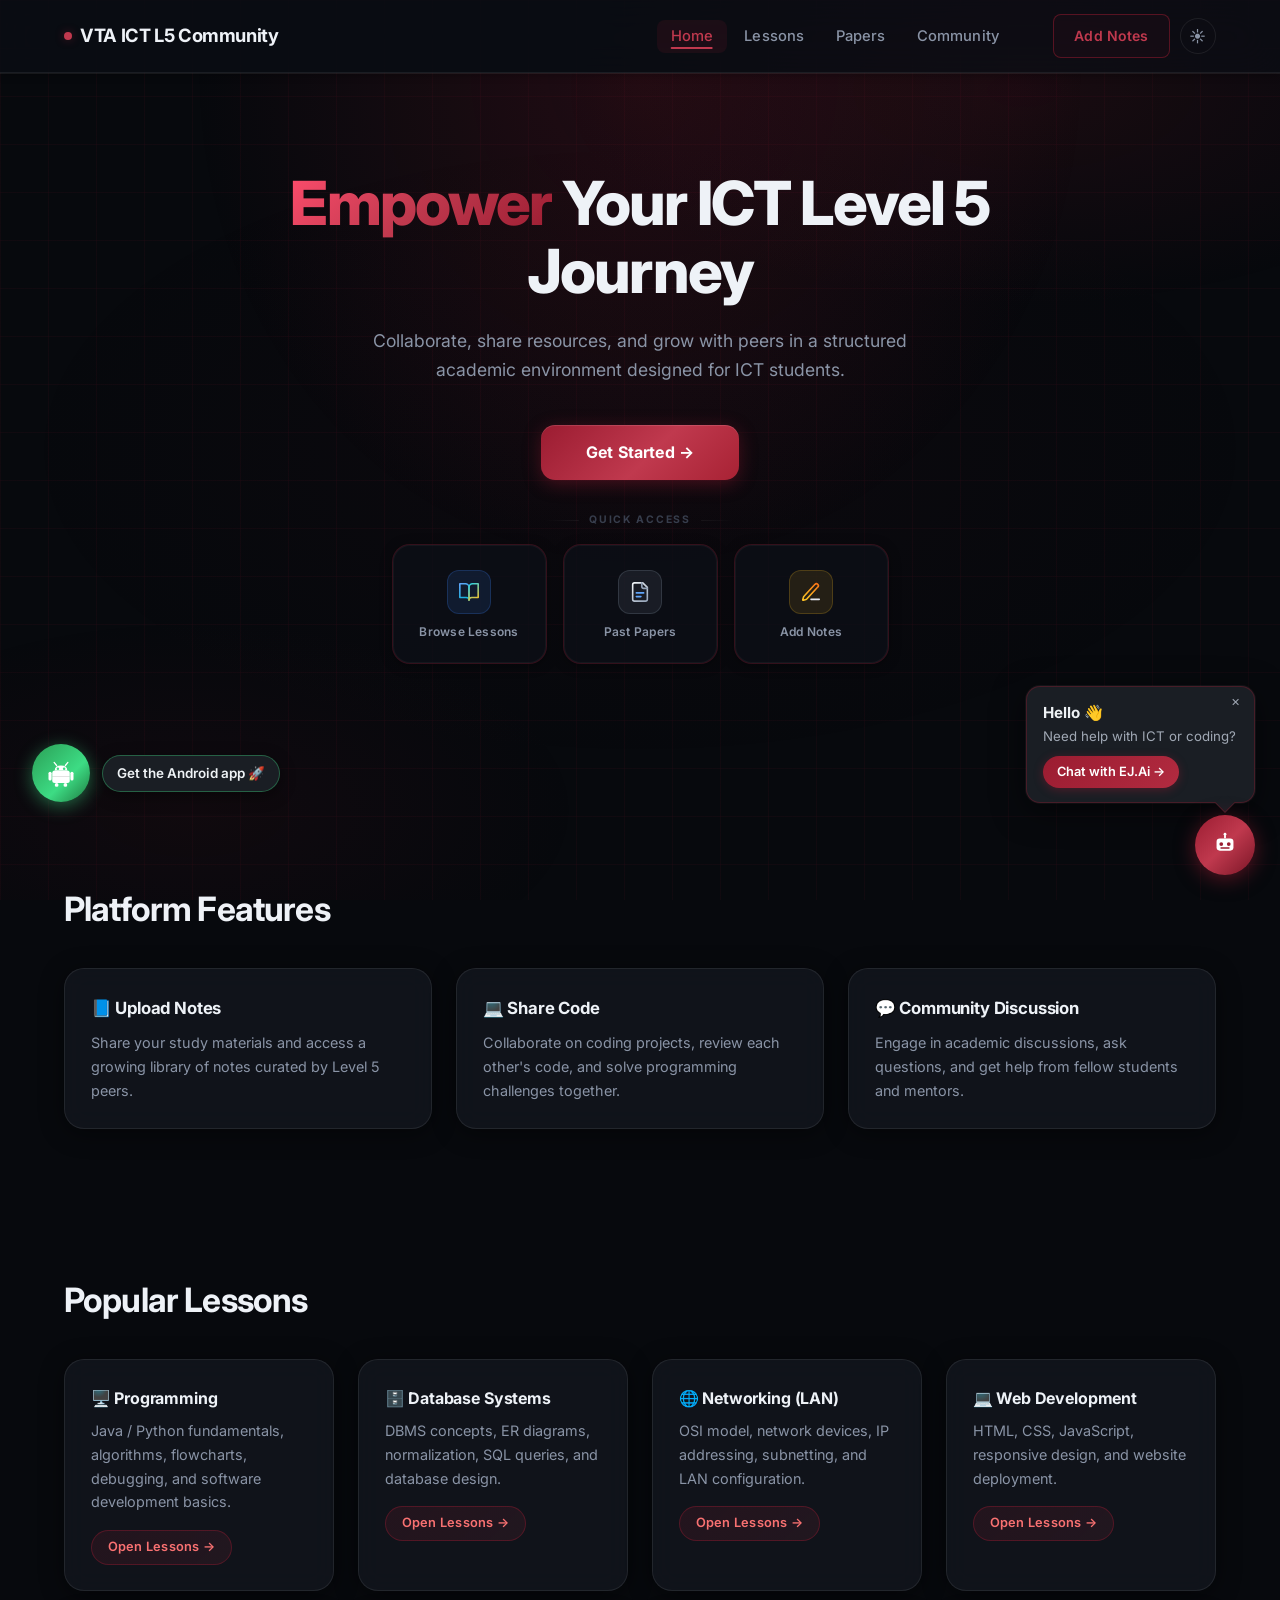
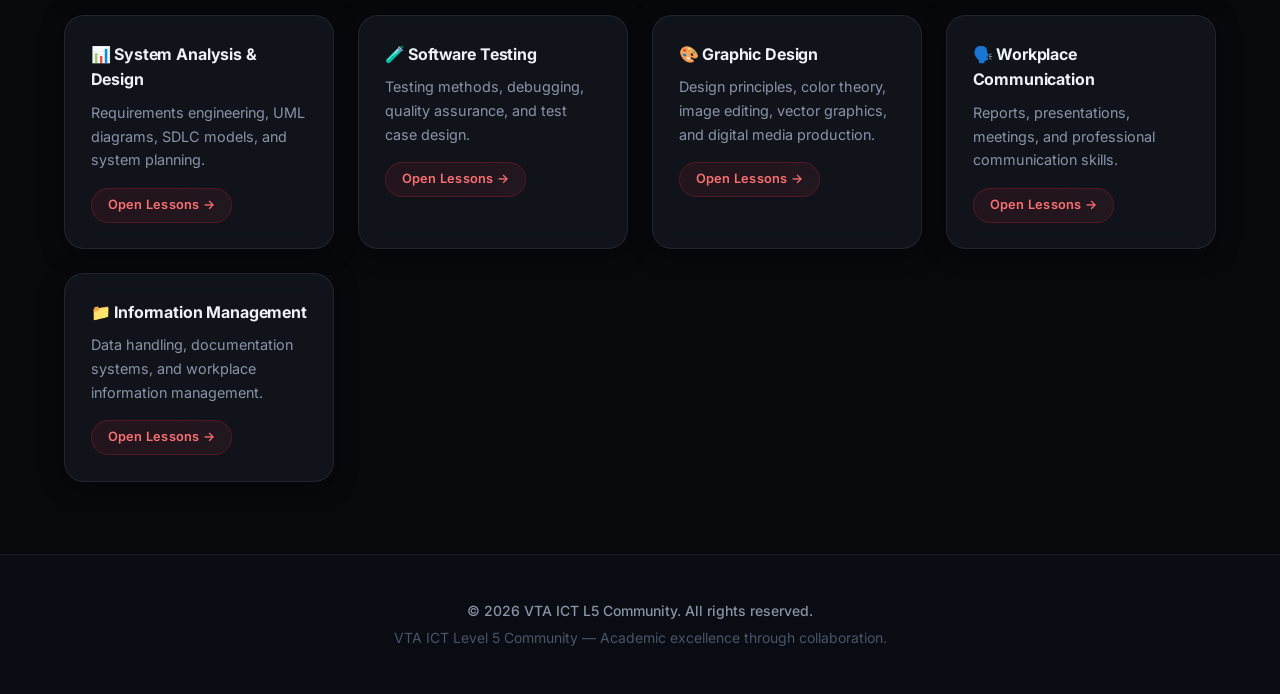
<file: index.html>
<!DOCTYPE html>
<html lang="en">

<head>
  <meta charset="UTF-8">
  <link rel="icon" type="image/png" href="assets/images/favicon.png">
  <meta name="viewport" content="width=device-width, initial-scale=1.0">
  <meta name="description" content="VTA ICT Level 5 Community — collaborate, share resources, and grow with peers in a structured academic environment.">
  <title>VTA ICT L5 Community</title>
  <!-- Inter font for premium typography -->
  <link rel="preconnect" href="https://fonts.googleapis.com">
  <link rel="preconnect" href="https://fonts.gstatic.com" crossorigin>
  <link rel="stylesheet" href="assets/css/style.css">
  <link rel="stylesheet" href="assets/css/responsive.css">
  <link rel="stylesheet" href="assets/css/animations.css">
</head>

<body>
  <!-- Navbar -->
  <nav class="navbar">
    <div class="container">
      <div class="logo">VTA ICT L5 Community</div>
      <button class="mobile-menu-btn" aria-label="Menu" aria-expanded="false">☰</button>
      <div class="nav-menu">
        <ul class="nav-links">
          <li><a href="#">Home</a></li>
          <li><a href="lesson.html">Lessons</a></li>
          <li><a href="papers.html">Papers</a></li>
          <li><a href="posts.html">Community</a></li>
        </ul>
        <div class="nav-buttons">
          <a href="upload.html" class="btn btn-outline">Add Notes</a>
          <button id="theme-toggle" class="btn" aria-label="Toggle theme">☀️</button>
        </div>
      </div>
    </div>
  </nav>

  <main>
    <!-- Hero Section -->
    <section class="hero">
      <div class="container">
        <h1><span class="accent">Empower</span> Your ICT Level 5 Journey</h1>
        <p>Collaborate, share resources, and grow with peers in a structured academic environment designed for ICT
          students.</p>
        <!-- ── Hero CTA ── -->
        <div class="hero-cta-wrapper">
          <!-- Primary CTA -->
          <a href="about.html" class="btn btn-primary hero-cta-main" id="heroCTAMain">
            Get Started&nbsp;→
          </a>

          <!-- Quick Access section -->
          <div class="quick-access-block">
            <span class="quick-access-label">QUICK ACCESS</span>
            <div class="quick-access-cards">

              <!-- Browse Lessons — blue/cyan gradient icon -->
              <a href="lesson.html" class="qa-card qa-card--lessons" id="qaCardLessons">
                <div class="qa-icon-wrap">
                  <svg class="qa-icon" xmlns="http://www.w3.org/2000/svg" viewBox="0 0 24 24" fill="none"
                    stroke-width="1.75" stroke-linecap="round" stroke-linejoin="round" aria-hidden="true">
                    <defs>
                      <!-- Left page: blue → cyan -->
                      <linearGradient id="ql-a" x1="2" y1="3" x2="13" y2="20" gradientUnits="userSpaceOnUse">
                        <stop offset="0%" stop-color="#60a5fa"/>
                        <stop offset="100%" stop-color="#06b6d4"/>
                      </linearGradient>
                      <!-- Right page: cyan → amber -->
                      <linearGradient id="ql-b" x1="11" y1="3" x2="22" y2="20" gradientUnits="userSpaceOnUse">
                        <stop offset="0%" stop-color="#22d3ee"/>
                        <stop offset="100%" stop-color="#fbbf24"/>
                      </linearGradient>
                    </defs>
                    <path d="M2 3h6a4 4 0 0 1 4 4v14a3 3 0 0 0-3-3H2z" style="stroke:url(#ql-a)"/>
                    <path d="M22 3h-6a4 4 0 0 0-4 4v14a3 3 0 0 1 3-3h7z" style="stroke:url(#ql-b)"/>
                  </svg>
                </div>
                <span class="qa-text">Browse Lessons</span>
              </a>

              <!-- Past Papers — silver/blue gradient icon -->
              <a href="papers.html" class="qa-card qa-card--papers" id="qaCardPapers">
                <div class="qa-icon-wrap">
                  <svg class="qa-icon" xmlns="http://www.w3.org/2000/svg" viewBox="0 0 24 24" fill="none"
                    stroke-width="1.75" stroke-linecap="round" stroke-linejoin="round" aria-hidden="true">
                    <defs>
                      <!-- Document body: white → silver -->
                      <linearGradient id="qp-a" x1="4" y1="2" x2="20" y2="22" gradientUnits="userSpaceOnUse">
                        <stop offset="0%" stop-color="#f1f5f9"/>
                        <stop offset="100%" stop-color="#94a3b8"/>
                      </linearGradient>
                    </defs>
                    <path d="M15 2H6a2 2 0 0 0-2 2v16a2 2 0 0 0 2 2h12a2 2 0 0 0 2-2V7Z" style="stroke:url(#qp-a)"/>
                    <path d="M14 2v4a2 2 0 0 0 2 2h4" style="stroke:#94a3b8"/>
                    <!-- Text lines in blue -->
                    <line x1="8" y1="13" x2="16" y2="13" style="stroke:#60a5fa"/>
                    <line x1="8" y1="17" x2="13" y2="17" style="stroke:#60a5fa"/>
                  </svg>
                </div>
                <span class="qa-text">Past Papers</span>
              </a>

              <!-- Add Notes — amber/orange pencil icon -->
              <a href="upload.html" class="qa-card qa-card--notes" id="qaCardNotes">
                <div class="qa-icon-wrap">
                  <svg class="qa-icon" xmlns="http://www.w3.org/2000/svg" viewBox="0 0 24 24" fill="none"
                    stroke-width="1.75" stroke-linecap="round" stroke-linejoin="round" aria-hidden="true">
                    <defs>
                      <!-- Pen body: amber → orange -->
                      <linearGradient id="qn-a" x1="12" y1="20" x2="19.5" y2="3" gradientUnits="userSpaceOnUse">
                        <stop offset="0%" stop-color="#fbbf24"/>
                        <stop offset="100%" stop-color="#f97316"/>
                      </linearGradient>
                    </defs>
                    <!-- Underline: light silver/white (paper accent) -->
                    <path d="M12 20h9" style="stroke:#e2e8f0"/>
                    <!-- Pen stroke: amber → orange gradient -->
                    <path d="M16.376 3.622a1 1 0 0 1 3.002 3.002L7.368 19.635a2 2 0 0 1-.855.506l-2.872.838a.5.5 0 0 1-.62-.62l.838-2.872a2 2 0 0 1 .506-.854z" style="stroke:url(#qn-a)"/>
                  </svg>
                </div>
                <span class="qa-text">Add Notes</span>
              </a>

            </div>
          </div>
        </div>
      </div>
    </section>

    <!-- Android App Icon -->
    <div class="android-app-wrapper" id="androidAppWrapper">
      <div class="android-icon-container" id="androidIconBtn" onclick="window.location.href='download.html'"
        title="Get the Android App">
        <svg xmlns="http://www.w3.org/2000/svg" viewBox="0 0 48 48" width="30" height="30" aria-hidden="true">
          <!-- Android robot body -->
          <rect x="10" y="20" width="28" height="20" rx="4" fill="white" />
          <!-- Head -->
          <path d="M14 20 Q14 12 24 12 Q34 12 34 20Z" fill="white" />
          <!-- Eyes -->
          <circle cx="19" cy="17" r="2" fill="#3ddc84" />
          <circle cx="29" cy="17" r="2" fill="#3ddc84" />
          <!-- Antennas -->
          <line x1="17" y1="12" x2="13" y2="7" stroke="white" stroke-width="2" stroke-linecap="round" />
          <line x1="31" y1="12" x2="35" y2="7" stroke="white" stroke-width="2" stroke-linecap="round" />
          <!-- Arms -->
          <rect x="4" y="22" width="5" height="14" rx="2.5" fill="white" />
          <rect x="39" y="22" width="5" height="14" rx="2.5" fill="white" />
          <!-- Legs -->
          <rect x="14" y="40" width="6" height="6" rx="3" fill="white" />
          <rect x="28" y="40" width="6" height="6" rx="3" fill="white" />
          <!-- Belt line -->
          <rect x="10" y="29" width="28" height="1.5" rx="0.75" fill="rgba(0,0,0,0.15)" />
        </svg>
      </div>
      <div class="android-install-msg" id="androidInstallMsg">Get the Android app 🚀</div>
    </div>

    <!-- Features Section -->
    <section class="section features">
      <div class="container">
        <h2>Platform Features</h2>
        <div class="grid">
          <div class="card">
            <h3>📘 Upload Notes</h3>
            <p>Share your study materials and access a growing library of notes curated by Level 5 peers.</p>
          </div>
          <div class="card">
            <h3>💻 Share Code</h3>
            <p>Collaborate on coding projects, review each other's code, and solve programming challenges together.</p>
          </div>
          <div class="card">
            <h3>💬 Community Discussion</h3>
            <p>Engage in academic discussions, ask questions, and get help from fellow students and mentors.</p>
          </div>
        </div>
      </div>
    </section>

    <!-- Lessons Preview Section -->
    <section class="section lessons-preview" id="lessons">
      <div class="container">
        <h2>Popular Lessons</h2>
        <div class="grid lessons-grid">
          <!-- Row 1 -->
          <a class="card" href="lesson.html?topic=Programming">
            <h3>🖥️ Programming</h3>
            <p>Java / Python fundamentals, algorithms, flowcharts, debugging, and software development basics.</p>
            <span class="lesson-btn">Open Lessons &rarr;</span>
          </a>
          <a class="card" href="lesson.html?topic=Database%20Systems">
            <h3>🗄️ Database Systems</h3>
            <p>DBMS concepts, ER diagrams, normalization, SQL queries, and database design.</p>
            <span class="lesson-btn">Open Lessons &rarr;</span>
          </a>
          <a class="card" href="lesson.html?topic=Networking">
            <h3>🌐 Networking (LAN)</h3>
            <p>OSI model, network devices, IP addressing, subnetting, and LAN configuration.</p>
            <span class="lesson-btn">Open Lessons &rarr;</span>
          </a>
          <!-- Row 2 -->
          <a class="card" href="lesson.html?topic=Web%20Development">
            <h3>💻 Web Development</h3>
            <p>HTML, CSS, JavaScript, responsive design, and website deployment.</p>
            <span class="lesson-btn">Open Lessons &rarr;</span>
          </a>
          <a class="card" href="lesson.html?topic=System%20Analysis">
            <h3>📊 System Analysis &amp; Design</h3>
            <p>Requirements engineering, UML diagrams, SDLC models, and system planning.</p>
            <span class="lesson-btn">Open Lessons &rarr;</span>
          </a>
          <a class="card" href="lesson.html?topic=Software%20Testing">
            <h3>🧪 Software Testing</h3>
            <p>Testing methods, debugging, quality assurance, and test case design.</p>
            <span class="lesson-btn">Open Lessons &rarr;</span>
          </a>
          <!-- Row 3 -->
          <a class="card" href="lesson.html?topic=Graphic%20Design">
            <h3>🎨 Graphic Design</h3>
            <p>Design principles, color theory, image editing, vector graphics, and digital media production.</p>
            <span class="lesson-btn">Open Lessons &rarr;</span>
          </a>
          <a class="card" href="lesson.html?topic=Workplace%20Communication">
            <h3>🗣️ Workplace Communication</h3>
            <p>Reports, presentations, meetings, and professional communication skills.</p>
            <span class="lesson-btn">Open Lessons &rarr;</span>
          </a>
          <a class="card" href="lesson.html?topic=Information%20Management">
            <h3>📁 Information Management</h3>
            <p>Data handling, documentation systems, and workplace information management.</p>
            <span class="lesson-btn">Open Lessons &rarr;</span>
          </a>
        </div>
      </div>
    </section>
  </main>

  <!-- Footer -->
  <footer class="footer" id="siteFooter">
    <div class="container">
      <p>© 2026 VTA ICT L5 Community. All rights reserved.</p>
      <p>VTA ICT Level 5 Community — Academic excellence through collaboration.</p>
    </div>
  </footer>

  <script src="assets/js/ui.js"></script>

  <!-- ===== Floating EJ.Ai Widget ===== -->
  <div class="floating-ai-widget" id="floatingAiWidget">
    <!-- Popup message -->
    <div class="ai-popup-message" id="aiPopup">
      <span class="ai-popup-close" id="aiPopupClose" aria-label="Close">✕</span>
      <p class="ai-popup-line1">Hello 👋</p>
      <p class="ai-popup-line2">Need help with ICT or coding?</p>
      <a href="ai.html" class="ai-popup-cta">Chat with EJ.Ai →</a>
    </div>
    <!-- Main button -->
    <button class="ai-button" id="aiButton" aria-label="Open EJ.Ai Chat">
      <svg xmlns="http://www.w3.org/2000/svg" viewBox="0 0 64 64" fill="none" width="30" height="30" aria-hidden="true">
        <!-- Robot head -->
        <rect x="14" y="18" width="36" height="26" rx="7" fill="white" />
        <!-- Eyes -->
        <circle cx="24" cy="30" r="4" fill="#9B1C31" />
        <circle cx="40" cy="30" r="4" fill="#9B1C31" />
        <!-- Mouth -->
        <rect x="22" y="37" width="20" height="3" rx="1.5" fill="#9B1C31" />
        <!-- Antenna -->
        <rect x="30" y="10" width="4" height="8" rx="2" fill="white" />
        <circle cx="32" cy="9" r="3" fill="white" />
      </svg>
    </button>
  </div>

  <style>
    /* ===== Floating AI Widget ===== */
    .floating-ai-widget {
      position: fixed;
      bottom: 25px;
      right: 25px;
      z-index: 9990;
      display: flex;
      flex-direction: column;
      align-items: flex-end;
      gap: 12px;
    }

    /* -- Main button -- */
    .ai-button {
      width: 60px;
      height: 60px;
      border-radius: 50%;
      border: none;
      cursor: pointer;
      background: linear-gradient(135deg, #9B1C31 0%, #c0394e 50%, #7a1526 100%);
      box-shadow:
        0 4px 20px rgba(155, 28, 49, 0.55),
        0 0 0 0 rgba(155, 28, 49, 0.4);
      display: flex;
      align-items: center;
      justify-content: center;
      transition: transform 0.2s ease, box-shadow 0.2s ease;
      animation: ai-bounce-in 0.7s cubic-bezier(0.22, 1, 0.36, 1) forwards,
        ai-pulse 2.8s ease-in-out 1s infinite;
      outline: none;
      flex-shrink: 0;
    }

    .ai-button:hover {
      transform: scale(1.1);
      box-shadow:
        0 6px 28px rgba(155, 28, 49, 0.7),
        0 0 0 6px rgba(155, 28, 49, 0.15);
      animation: none;
    }

    /* -- Popup message -- */
    .ai-popup-message {
      position: relative;
      background: #1a1e24;
      border: 1px solid rgba(155, 28, 49, 0.35);
      border-radius: 14px;
      padding: 14px 18px 14px 16px;
      min-width: 210px;
      max-width: 240px;
      box-shadow:
        0 8px 32px rgba(0, 0, 0, 0.5),
        0 0 0 1px rgba(255, 255, 255, 0.06);
      animation: ai-popup-appear 0.45s cubic-bezier(0.22, 1, 0.36, 1) forwards;
      backdrop-filter: blur(6px);
    }

    .ai-popup-message::after {
      content: '';
      position: absolute;
      bottom: -8px;
      right: 22px;
      width: 14px;
      height: 14px;
      background: #1a1e24;
      border-right: 1px solid rgba(155, 28, 49, 0.35);
      border-bottom: 1px solid rgba(155, 28, 49, 0.35);
      transform: rotate(45deg);
    }

    .ai-popup-close {
      position: absolute;
      top: 8px;
      right: 10px;
      font-size: 11px;
      color: #a0a8b4;
      cursor: pointer;
      line-height: 1;
      padding: 2px 4px;
      border-radius: 4px;
      transition: color 0.2s, background 0.2s;
    }

    .ai-popup-close:hover {
      color: #fff;
      background: rgba(155, 28, 49, 0.3);
    }

    .ai-popup-line1 {
      font-size: 0.95rem;
      font-weight: 700;
      color: #eef2f5;
      margin-bottom: 2px;
      padding-right: 18px;
    }

    .ai-popup-line2 {
      font-size: 0.83rem;
      color: #a0a8b4;
      margin-bottom: 10px;
      line-height: 1.4;
    }

    .ai-popup-cta {
      display: inline-block;
      padding: 6px 14px;
      background: linear-gradient(135deg, #9B1C31, #b22b40);
      color: #fff;
      border-radius: 20px;
      font-size: 0.8rem;
      font-weight: 600;
      text-decoration: none;
      transition: background 0.2s, transform 0.2s;
      box-shadow: 0 2px 10px rgba(155, 28, 49, 0.4);
    }

    .ai-popup-cta:hover {
      background: linear-gradient(135deg, #b22b40, #c0394e);
      transform: translateY(-1px);
    }

    /* -- Popup fade-out -- */
    .ai-popup-message.ai-popup-hide {
      animation: ai-popup-fade-out 0.6s ease forwards;
    }

    /* ===== Keyframes ===== */
    @keyframes ai-bounce-in {
      0% {
        opacity: 0;
        transform: translateY(80px) scale(0.6);
      }

      60% {
        opacity: 1;
        transform: translateY(-10px) scale(1.08);
      }

      80% {
        transform: translateY(4px) scale(0.97);
      }

      100% {
        opacity: 1;
        transform: translateY(0) scale(1);
      }
    }

    @keyframes ai-pulse {

      0%,
      100% {
        box-shadow: 0 4px 20px rgba(155, 28, 49, 0.55), 0 0 0 0 rgba(155, 28, 49, 0.4);
      }

      50% {
        box-shadow: 0 4px 20px rgba(155, 28, 49, 0.55), 0 0 0 10px rgba(155, 28, 49, 0);
      }
    }

    @keyframes ai-popup-appear {
      0% {
        opacity: 0;
        transform: translateY(12px) scale(0.95);
      }

      100% {
        opacity: 1;
        transform: translateY(0) scale(1);
      }
    }

    @keyframes ai-popup-fade-out {
      0% {
        opacity: 1;
        transform: translateY(0) scale(1);
      }

      100% {
        opacity: 0;
        transform: translateY(8px) scale(0.96);
        pointer-events: none;
      }
    }

    /* -- Mobile -- */
    @media (max-width: 480px) {
      .floating-ai-widget {
        bottom: 18px;
        right: 16px;
      }

      .ai-popup-message {
        min-width: 185px;
        max-width: 210px;
        padding: 12px 14px 12px 13px;
      }
    }
  </style>

  <!-- ===== Android App Icon ===== -->
  <style>
    .android-app-wrapper {
      display: flex;
      align-items: center;
      gap: 12px;
      padding: 0 0 0 32px;
      margin-bottom: 8px;
      position: relative;
    }

    .android-icon-container {
      width: 58px;
      height: 58px;
      border-radius: 50%;
      background: linear-gradient(135deg, #2a9e55 0%, #3ddc84 60%, #1e7a40 100%);
      display: flex;
      align-items: center;
      justify-content: center;
      cursor: pointer;
      flex-shrink: 0;
      box-shadow:
        0 4px 18px rgba(61, 220, 132, 0.45),
        0 0 0 0 rgba(61, 220, 132, 0.35);
      transition: transform 0.22s ease, box-shadow 0.22s ease;
      animation: android-pulse 3s ease-in-out 2s infinite;
    }

    .android-icon-container:hover {
      transform: scale(1.12);
      box-shadow:
        0 6px 28px rgba(61, 220, 132, 0.65),
        0 0 0 8px rgba(61, 220, 132, 0.12);
      animation: none;
    }

    .android-install-msg {
      background: #1a1e24;
      border: 1px solid rgba(61, 220, 132, 0.35);
      color: #eef2f5;
      font-size: 0.84rem;
      font-weight: 600;
      padding: 7px 14px;
      border-radius: 20px;
      box-shadow: 0 4px 16px rgba(0, 0, 0, 0.4);
      white-space: nowrap;
      opacity: 0;
      transform: translateY(10px);
      pointer-events: none;
      transition: opacity 0.5s ease, transform 0.5s ease;
    }

    .android-install-msg.android-msg-show {
      opacity: 1;
      transform: translateY(0);
      pointer-events: auto;
    }

    @keyframes android-pulse {

      0%,
      100% {
        box-shadow: 0 4px 18px rgba(61, 220, 132, 0.45), 0 0 0 0 rgba(61, 220, 132, 0.35);
      }

      50% {
        box-shadow: 0 4px 18px rgba(61, 220, 132, 0.45), 0 0 0 10px rgba(61, 220, 132, 0);
      }
    }

    @media (max-width: 480px) {
      .android-app-wrapper {
        padding-left: 18px;
      }

      .android-icon-container {
        width: 50px;
        height: 50px;
      }
    }
  </style>

  <script>
    (function () {
      var popup = document.getElementById('aiPopup');
      var btn = document.getElementById('aiButton');
      var closeX = document.getElementById('aiPopupClose');

      // Only show popup once per browser session
      if (!sessionStorage.getItem('ejaiPopupShown')) {
        sessionStorage.setItem('ejaiPopupShown', '1');

        // Auto-hide after 9 s
        setTimeout(function () {
          hidePopup();
        }, 9000);
      } else {
        // Already seen — hide immediately without delay
        popup.style.display = 'none';
      }

      function hidePopup() {
        if (!popup || popup.style.display === 'none') return;
        popup.classList.add('ai-popup-hide');
        setTimeout(function () { popup.style.display = 'none'; }, 650);
      }

      // Manual close
      closeX.addEventListener('click', function (e) {
        e.stopPropagation();
        hidePopup();
      });

      // Button click → navigate to ai.html
      btn.addEventListener('click', function () {
        window.location.href = 'ai.html';
      });
    })();
  </script>

  <script>
    /* ===== Android App Icon Logic ===== */
    (function () {
      var ua = navigator.userAgent || '';
      var isAndroidApp = ua.includes('wv') || ua.includes('Median');
      var wrapper = document.getElementById('androidAppWrapper');

      if (isAndroidApp) {
        // Inside the Android app — hide the install icon entirely
        if (wrapper) wrapper.style.display = 'none';
        return;
      }

      // Show tooltip after 1 second, keep visible for 12 seconds
      var msg = document.getElementById('androidInstallMsg');

      setTimeout(function () {
        if (msg) {
          msg.style.opacity = '1';
          msg.style.transform = 'translateY(0)';
        }
      }, 1000);

      setTimeout(function () {
        if (msg) {
          msg.style.opacity = '0';
          msg.style.transform = 'translateY(10px)';
        }
      }, 13000);
    })();
  </script>

  <script>
    /* Hide footer inside Android WebView */
    (function () {
      var ua = navigator.userAgent || '';
      if (ua.includes('wv') || ua.includes('Median')) {
        var footer = document.getElementById('siteFooter');
        if (footer) footer.style.display = 'none';
      }
    })();
  </script>

</body>

</html>
</file>
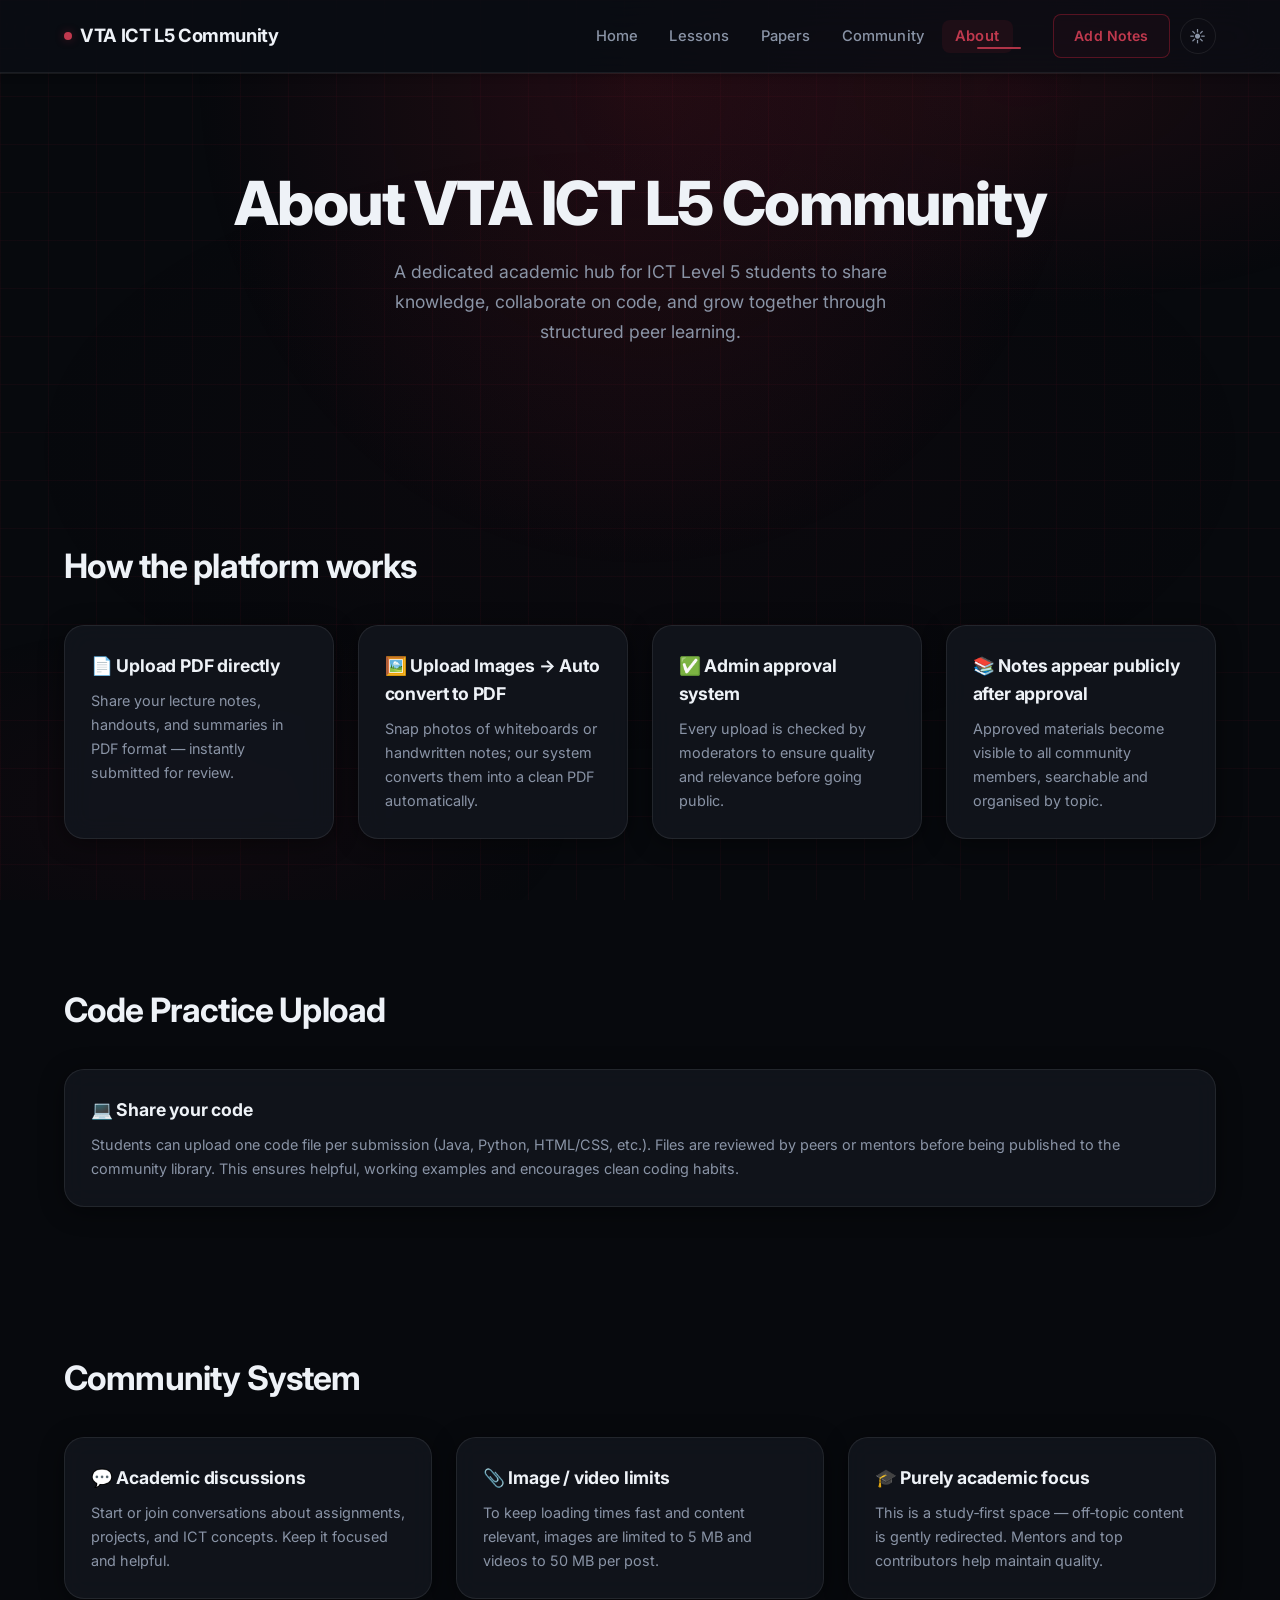
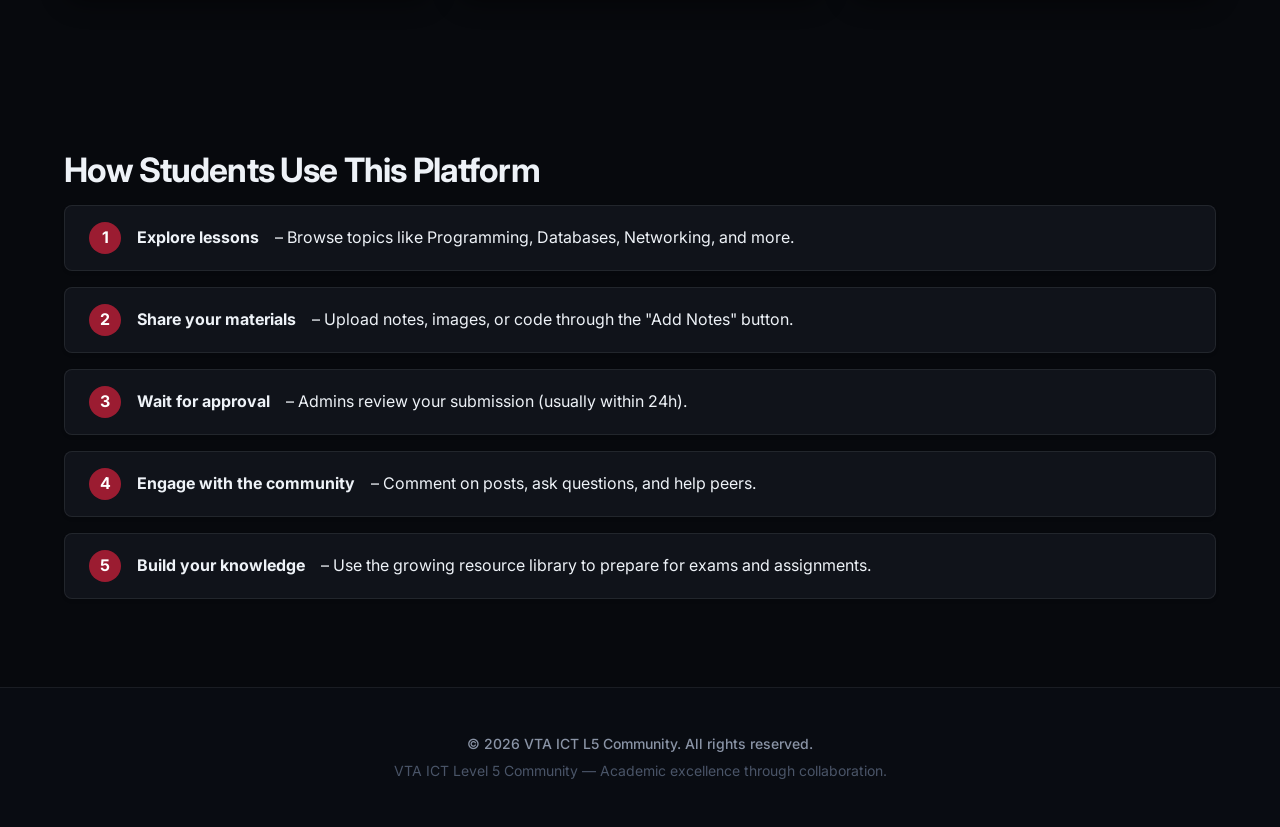
<file: about.html>
<!DOCTYPE html>
<html lang="en">

<head>
  <meta charset="UTF-8">
  <meta name="viewport" content="width=device-width, initial-scale=1.0">
  <title>About · VTA ICT L5 Community</title>
  <link rel="stylesheet" href="assets/css/style.css">
  <link rel="stylesheet" href="assets/css/responsive.css">
  <link rel="stylesheet" href="assets/css/animations.css">
  <style>
    /* Active link highlight – matches primary color */
    .nav-links a.active {
      color: var(--primary-color);
      font-weight: 600;
    }

    /* Optional: subtle underline for active (like hover but persistent) */
    .nav-links a.active::after {
      transform: scaleX(1);
      opacity: 0.9;
    }

    /* Step list styling (clean, uses card background) */
    .step-list {
      list-style: none;
      padding: 0;
    }

    .step-list li {
      background-color: var(--card-color);
      border: 1px solid var(--border-color);
      border-radius: 8px;
      padding: 1rem 1.5rem;
      margin-bottom: 1rem;
      display: flex;
      align-items: center;
      gap: 1rem;
      box-shadow: 0 2px 4px rgba(0, 0, 0, 0.05);
    }

    .step-list li span.step-number {
      background-color: var(--primary-color);
      color: white;
      width: 2rem;
      height: 2rem;
      display: inline-flex;
      align-items: center;
      justify-content: center;
      border-radius: 50%;
      font-weight: 700;
      flex-shrink: 0;
    }

    .light-theme .step-list li span.step-number {
      color: white;
    }
  </style>
</head>

<body>
  <!-- Navbar (identical structure, added About link) -->
  <nav class="navbar">
    <div class="container">
      <div class="logo">VTA ICT L5 Community</div>
      <button class="mobile-menu-btn" aria-label="Menu">☰</button>
      <div class="nav-menu">
        <ul class="nav-links">
          <li><a href="index.html">Home</a></li>
          <li><a href="lesson.html">Lessons</a></li>
          <li><a href="papers.html">Papers</a></li>
          <li><a href="posts.html">Community</a></li>
          <li><a href="about.html" class="active" aria-current="page">About</a></li>
        </ul>
        <div class="nav-buttons">
          <a href="upload.html" class="btn btn-outline">Add Notes</a>
          <button id="theme-toggle" class="btn" aria-label="Toggle theme">☀️</button>
        </div>
      </div>
    </div>
  </nav>

  <main>
    <!-- Section 1: Hero -->
    <section class="hero">
      <div class="container">
        <h1>About VTA ICT L5 Community</h1>
        <p>A dedicated academic hub for ICT Level 5 students to share knowledge, collaborate on code, and grow together
          through structured peer learning.</p>
      </div>
    </section>

    <!-- Section 2: How the platform works (features grid) -->
    <section class="section">
      <div class="container">
        <h2>How the platform works</h2>
        <div class="grid">
          <div class="card">
            <h3>📄 Upload PDF directly</h3>
            <p>Share your lecture notes, handouts, and summaries in PDF format — instantly submitted for review.</p>
          </div>
          <div class="card">
            <h3>🖼️ Upload Images → Auto convert to PDF</h3>
            <p>Snap photos of whiteboards or handwritten notes; our system converts them into a clean PDF automatically.
            </p>
          </div>
          <div class="card">
            <h3>✅ Admin approval system</h3>
            <p>Every upload is checked by moderators to ensure quality and relevance before going public.</p>
          </div>
          <div class="card">
            <h3>📚 Notes appear publicly after approval</h3>
            <p>Approved materials become visible to all community members, searchable and organised by topic.</p>
          </div>
        </div>
      </div>
    </section>

    <!-- Section 3: Code Practice Upload (single feature card, but we use full-width layout inside grid) -->
    <section class="section">
      <div class="container">
        <h2>Code Practice Upload</h2>
        <div class="grid" style="grid-template-columns: 1fr;"> <!-- single column -->
          <div class="card">
            <h3>💻 Share your code</h3>
            <p>Students can upload one code file per submission (Java, Python, HTML/CSS, etc.). Files are reviewed by
              peers or mentors before being published to the community library. This ensures helpful, working examples
              and encourages clean coding habits.</p>
          </div>
        </div>
      </div>
    </section>

    <!-- Section 4: Community System -->
    <section class="section">
      <div class="container">
        <h2>Community System</h2>
        <div class="grid">
          <div class="card">
            <h3>💬 Academic discussions</h3>
            <p>Start or join conversations about assignments, projects, and ICT concepts. Keep it focused and helpful.
            </p>
          </div>
          <div class="card">
            <h3>📎 Image / video limits</h3>
            <p>To keep loading times fast and content relevant, images are limited to 5 MB and videos to 50 MB per post.
            </p>
          </div>
          <div class="card">
            <h3>🎓 Purely academic focus</h3>
            <p>This is a study‑first space — off‑topic content is gently redirected. Mentors and top contributors help
              maintain quality.</p>
          </div>
        </div>
      </div>
    </section>

    <!-- Section 5: How Students Use This Platform (step by step) -->
    <section class="section">
      <div class="container">
        <h2>How Students Use This Platform</h2>
        <ul class="step-list">
          <li><span class="step-number">1</span> <strong>Explore lessons</strong> – Browse topics like Programming,
            Databases, Networking, and more.</li>
          <li><span class="step-number">2</span> <strong>Share your materials</strong> – Upload notes, images, or code
            through the "Add Notes" button.</li>
          <li><span class="step-number">3</span> <strong>Wait for approval</strong> – Admins review your submission
            (usually within 24h).</li>
          <li><span class="step-number">4</span> <strong>Engage with the community</strong> – Comment on posts, ask
            questions, and help peers.</li>
          <li><span class="step-number">5</span> <strong>Build your knowledge</strong> – Use the growing resource
            library to prepare for exams and assignments.</li>
        </ul>
      </div>
    </section>
  </main>

  <!-- Footer (exactly as in index) -->
  <footer class="footer" id="siteFooter">
    <div class="container">
      <p>© 2026 VTA ICT L5 Community. All rights reserved.</p>
      <p>VTA ICT Level 5 Community — Academic excellence through collaboration.</p>
    </div>
  </footer>

  <script src="assets/js/ui.js"></script>
  <script>
    /* Hide footer inside Android WebView */
    (function () {
      var ua = navigator.userAgent || '';
      if (ua.includes('wv') || ua.includes('Median')) {
        var footer = document.getElementById('siteFooter');
        if (footer) footer.style.display = 'none';
      }
    })();
  </script>
</body>

</html>
</file>
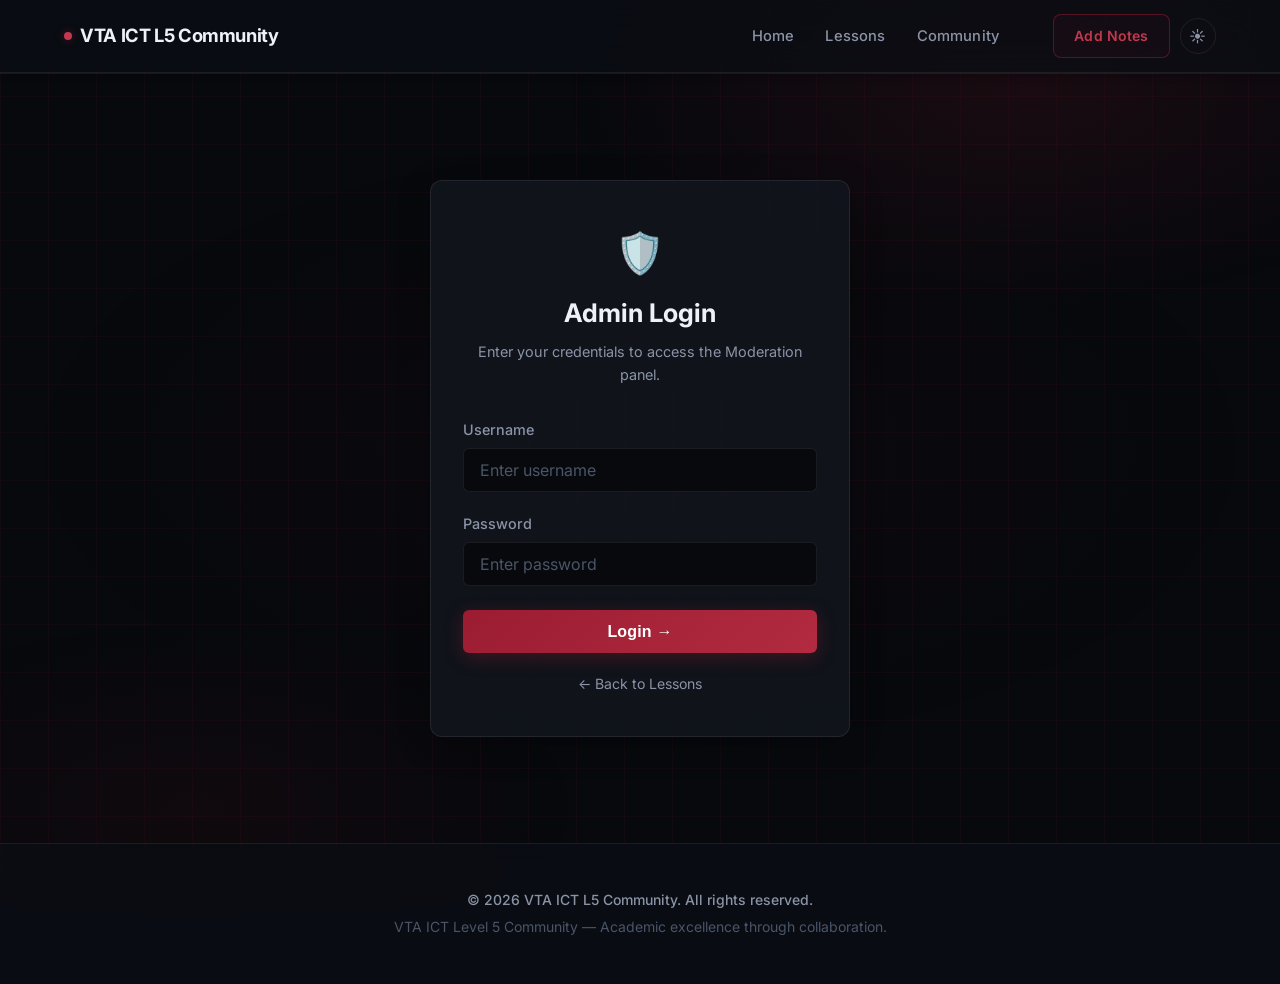
<file: admin-login.html>
<!DOCTYPE html>
<html lang="en">

<head>
    <meta charset="UTF-8">
    <meta name="viewport" content="width=device-width, initial-scale=1.0">
    <title>Admin Login · VTA ICT L5 Community</title>
    <link rel="stylesheet" href="assets/css/style.css">
    <link rel="stylesheet" href="assets/css/animations.css">
    <style>
        /* ===== LOGIN PAGE LAYOUT ===== */
        .login-section {
            min-height: calc(100vh - 130px);
            display: flex;
            align-items: center;
            justify-content: center;
            padding: 60px 20px;
        }

        .login-card {
            background-color: var(--card-color);
            border: 1px solid var(--border-color);
            border-radius: 12px;
            padding: 2.5rem 2rem;
            width: 100%;
            max-width: 420px;
            box-shadow: 0 8px 32px rgba(0, 0, 0, 0.25);
            animation: scSlideUp 0.4s cubic-bezier(0.22, 1, 0.36, 1) forwards;
        }

        .login-icon {
            font-size: 2.5rem;
            text-align: center;
            margin-bottom: 0.5rem;
        }

        .login-card h1 {
            font-size: 1.6rem;
            font-weight: 700;
            text-align: center;
            margin-bottom: 0.4rem;
            color: var(--text-color);
        }

        .login-card .login-subtitle {
            text-align: center;
            color: var(--text-secondary);
            font-size: 0.9rem;
            margin-bottom: 2rem;
        }

        .form-group {
            margin-bottom: 1.25rem;
        }

        .form-group label {
            display: block;
            font-size: 0.9rem;
            font-weight: 500;
            color: var(--text-secondary);
            margin-bottom: 0.4rem;
        }

        .form-group input {
            width: 100%;
            padding: 0.7rem 1rem;
            background-color: var(--bg-color);
            border: 1px solid var(--border-color);
            border-radius: 6px;
            color: var(--text-color);
            font-size: 1rem;
            transition: border-color 0.2s ease;
        }

        .form-group input:focus {
            outline: none;
            border-color: var(--primary-color);
            box-shadow: 0 0 0 3px rgba(155, 28, 49, 0.12);
        }

        .btn-login {
            display: block;
            width: 100%;
            padding: 0.78rem 1.2rem;
            background: linear-gradient(135deg, #9B1C31, #b22b40);
            color: #fff;
            border: none;
            border-radius: 6px;
            font-size: 1rem;
            font-weight: 600;
            cursor: pointer;
            text-align: center;
            margin-top: 1.5rem;
            transition: background 0.22s ease, transform 0.18s ease, box-shadow 0.22s ease;
            box-shadow: 0 4px 18px rgba(155, 28, 49, 0.35);
            letter-spacing: 0.01em;
        }

        .btn-login:hover {
            background: linear-gradient(135deg, #b22b40, #c0394e);
            transform: translateY(-2px);
            box-shadow: 0 6px 24px rgba(155, 28, 49, 0.50);
        }

        .btn-login:active {
            transform: translateY(0);
        }

        .error-message {
            display: none;
            background: rgba(239, 68, 68, 0.12);
            border: 1px solid rgba(239, 68, 68, 0.4);
            color: #f87171;
            border-radius: 6px;
            padding: 0.7rem 1rem;
            font-size: 0.9rem;
            text-align: center;
            margin-top: 1rem;
            animation: scSlideUp 0.3s ease forwards;
        }

        .error-message.visible {
            display: block;
        }

        .back-link {
            display: block;
            text-align: center;
            margin-top: 1.25rem;
            color: var(--text-secondary);
            font-size: 0.88rem;
            text-decoration: none;
            transition: color 0.2s ease;
        }

        .back-link:hover {
            color: var(--primary-color);
        }

        @media (max-width: 480px) {
            .login-card {
                padding: 2rem 1.25rem;
            }
        }
    </style>
</head>

<body>
    <!-- Navbar (identical to other pages) -->
    <nav class="navbar">
        <div class="container">
            <div class="logo">VTA ICT L5 Community</div>
            <button class="mobile-menu-btn" aria-label="Menu">☰</button>
            <div class="nav-menu">
                <ul class="nav-links">
                    <li><a href="index.html">Home</a></li>
                    <li><a href="lesson.html">Lessons</a></li>
                    <li><a href="#">Community</a></li>
                </ul>
                <div class="nav-buttons">
                    <a href="upload.html" class="btn btn-outline">Add Notes</a>
                    <button id="theme-toggle" class="btn" aria-label="Toggle theme">☀️</button>
                </div>
            </div>
        </div>
    </nav>

    <!-- Login Section -->
    <main class="login-section">
        <div class="login-card">
            <div class="login-icon">🛡️</div>
            <h1>Admin Login</h1>
            <p class="login-subtitle">Enter your credentials to access the Moderation panel.</p>

            <form id="loginForm" novalidate>
                <div class="form-group">
                    <label for="username">Username</label>
                    <input type="text" id="username" name="username" placeholder="Enter username"
                        autocomplete="username" required>
                </div>
                <div class="form-group">
                    <label for="password">Password</label>
                    <input type="password" id="password" name="password" placeholder="Enter password"
                        autocomplete="current-password" required>
                </div>

                <button type="submit" class="btn-login">Login →</button>

                <div id="errorMsg" class="error-message" role="alert">
                    Invalid username or password
                </div>
            </form>

            <a href="lesson.html" class="back-link">← Back to Lessons</a>
        </div>
    </main>

    <!-- Footer -->
    <footer class="footer" id="siteFooter">
        <div class="container">
            <p>© 2026 VTA ICT L5 Community. All rights reserved.</p>
            <p>VTA ICT Level 5 Community — Academic excellence through collaboration.</p>
        </div>
    </footer>

    <!-- Scripts -->
    <script src="assets/js/ui.js"></script>
    <script>
        // If already logged in, skip straight to admin
        if (localStorage.getItem('adminLoggedIn') === 'true') {
            window.location.href = 'admin.html';
        }

        const ADMIN_USERNAME = 'EshanJ';
        const ADMIN_PASSWORD = 'Ej2006Es';

        document.getElementById('loginForm').addEventListener('submit', function (e) {
            e.preventDefault();

            const username = document.getElementById('username').value.trim();
            const password = document.getElementById('password').value;
            const errorMsg = document.getElementById('errorMsg');

            if (username === ADMIN_USERNAME && password === ADMIN_PASSWORD) {
                // Correct credentials — store session and redirect
                localStorage.setItem('adminLoggedIn', 'true');
                window.location.href = 'admin.html';
            } else {
                // Wrong credentials — show error
                errorMsg.classList.add('visible');
                // Shake the card slightly
                document.querySelector('.login-card').style.animation = 'none';
                document.querySelector('.login-card').offsetHeight; // reflow
                document.getElementById('password').value = '';
                document.getElementById('password').focus();
            }
        });

        // Hide error message when user starts typing again
        document.getElementById('username').addEventListener('input', function () {
            document.getElementById('errorMsg').classList.remove('visible');
        });
        document.getElementById('password').addEventListener('input', function () {
            document.getElementById('errorMsg').classList.remove('visible');
        });
    </script>
    <script>
        /* Hide footer inside Android WebView */
        (function () {
            var ua = navigator.userAgent || '';
            if (ua.includes('wv') || ua.includes('Median')) {
                var footer = document.getElementById('siteFooter');
                if (footer) footer.style.display = 'none';
            }
        })();
    </script>
</body>

</html>
</file>
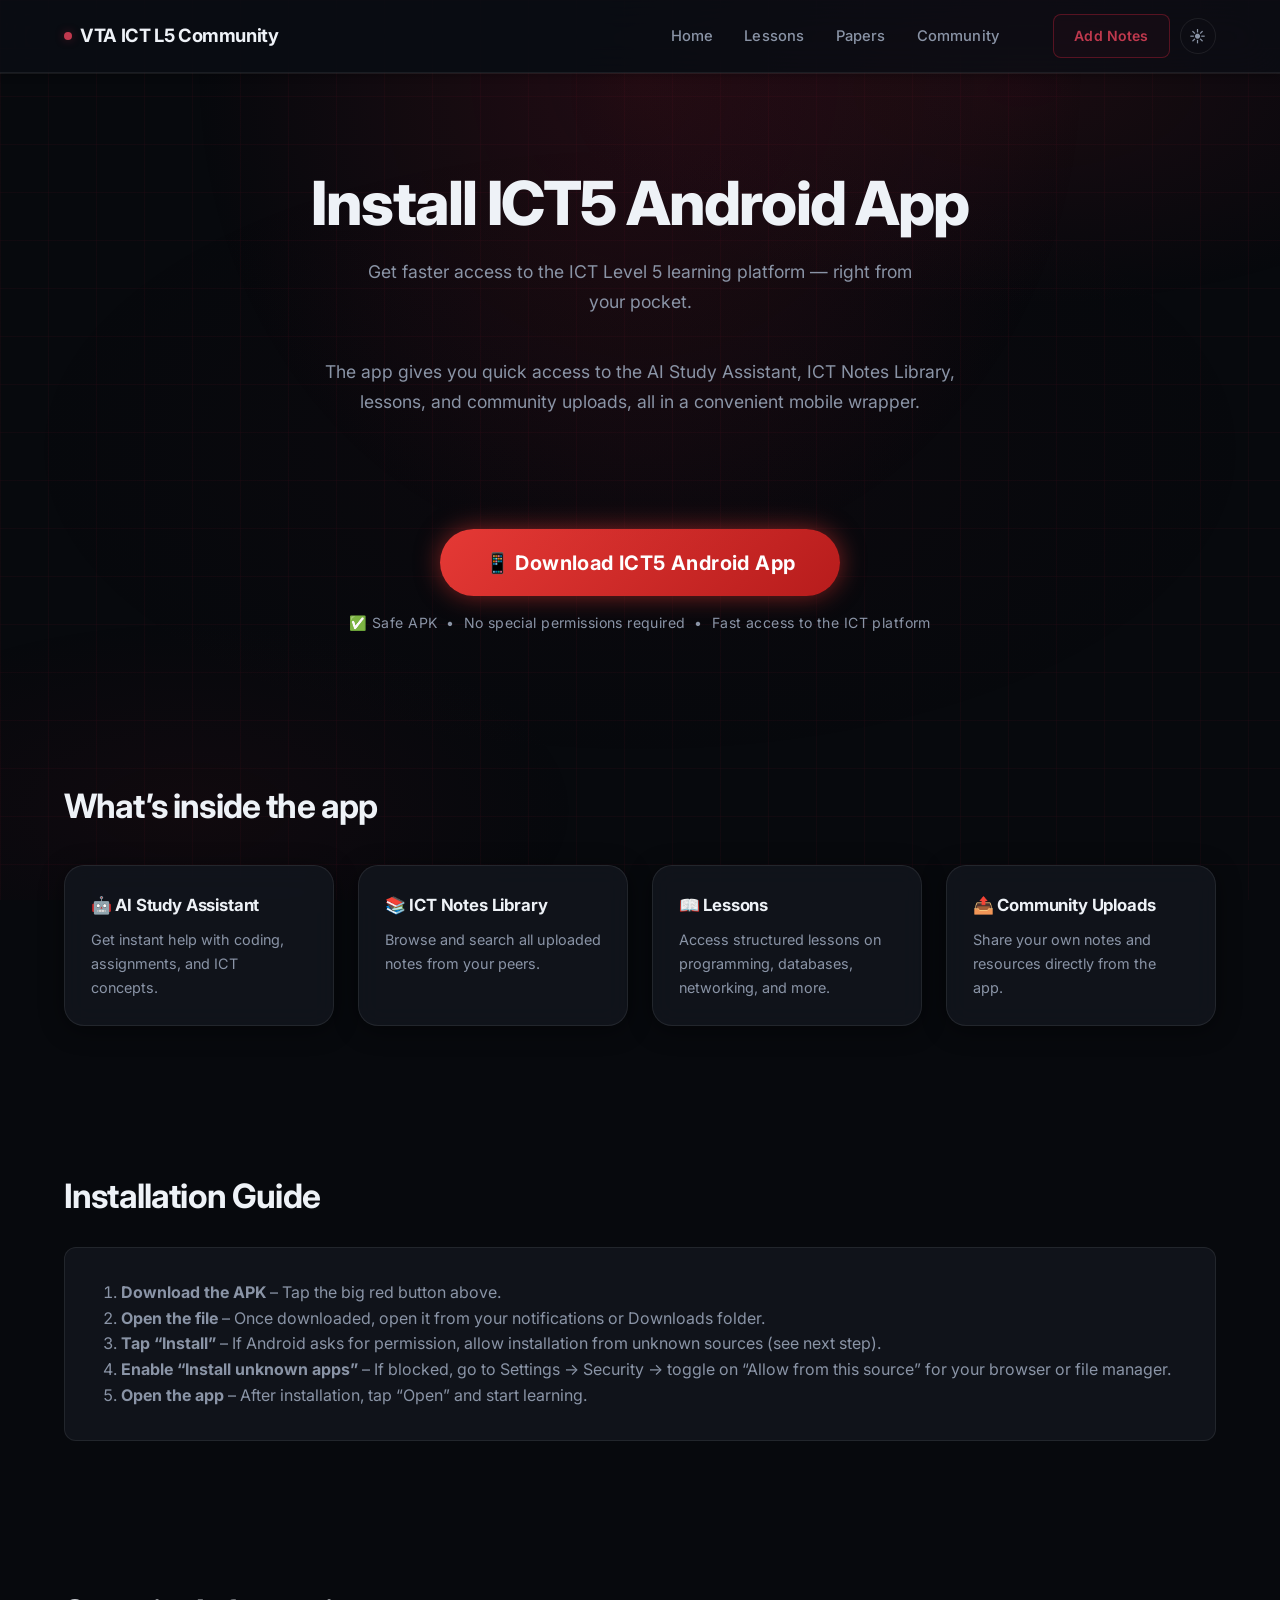
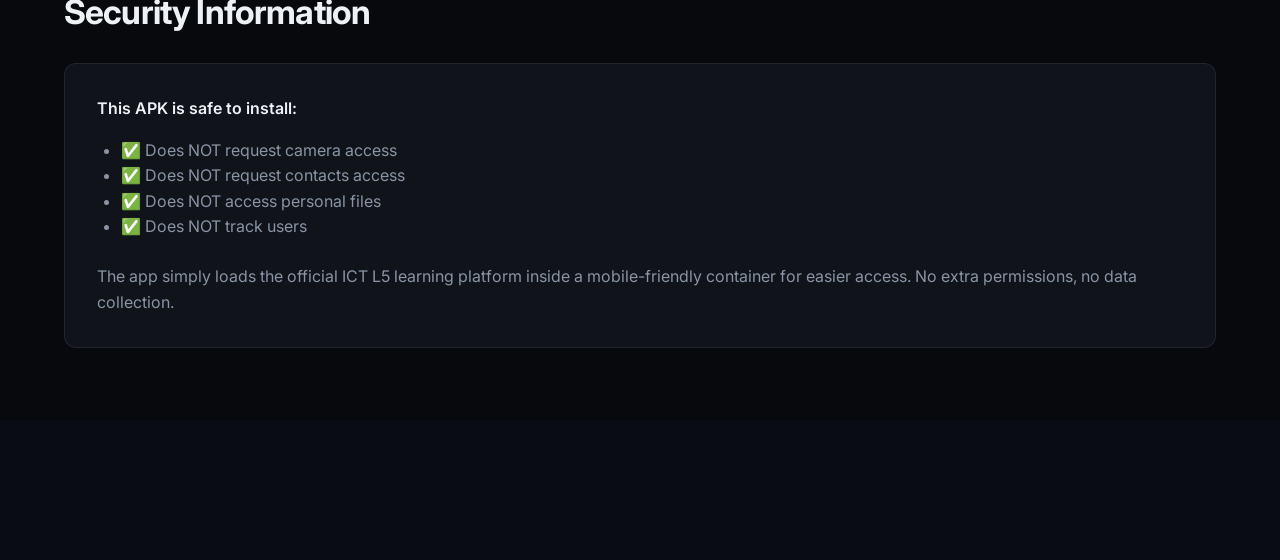
<file: download.html>
<!DOCTYPE html>
<html lang="en">

<head>
  <meta charset="UTF-8">
  <link rel="icon" type="image/png" href="assets/images/favicon.png">
  <meta name="viewport" content="width=device-width, initial-scale=1.0">
  <title>Download ICT5 Android App - VTA ICT L5 Community</title>
  <link rel="stylesheet" href="assets/css/style.css">
  <link rel="stylesheet" href="assets/css/responsive.css">
  <link rel="stylesheet" href="assets/css/animations.css">
  <style>
    /* ── APK Download CTA Button ── */
    .apk-download-btn {
      display: inline-flex;
      align-items: center;
      gap: 0.6rem;
      padding: 1.1rem 2.8rem;
      font-size: 1.25rem;
      font-weight: 700;
      color: #ffffff;
      background: linear-gradient(135deg, #e53935 0%, #b71c1c 100%);
      border: none;
      border-radius: 50px;
      text-decoration: none;
      cursor: pointer;
      box-shadow: 0 0 24px rgba(229, 57, 53, 0.55), 0 6px 20px rgba(0, 0, 0, 0.3);
      transition: transform 0.22s ease, box-shadow 0.22s ease, filter 0.22s ease;
      letter-spacing: 0.02em;
    }

    .apk-download-btn:hover {
      transform: scale(1.07);
      box-shadow: 0 0 42px rgba(229, 57, 53, 0.8), 0 10px 30px rgba(0, 0, 0, 0.35);
      filter: brightness(1.1);
    }

    .apk-download-btn:active {
      transform: scale(0.98);
      box-shadow: 0 0 16px rgba(229, 57, 53, 0.5);
    }

    .apk-trust-msg {
      margin-top: 1rem;
      font-size: 0.88rem;
      color: var(--text-secondary, #888);
      letter-spacing: 0.03em;
    }
  </style>
</head>

<body>
  <!-- Navbar (exactly as in index.html) -->
  <nav class="navbar">
    <div class="container">
      <div class="logo">VTA ICT L5 Community</div>
      <button class="mobile-menu-btn" aria-label="Menu">☰</button>
      <div class="nav-menu">
        <ul class="nav-links">
          <li><a href="index.html">Home</a></li>
          <li><a href="lesson.html">Lessons</a></li>
          <li><a href="papers.html">Papers</a></li>
          <li><a href="posts.html">Community</a></li>
        </ul>
        <div class="nav-buttons">
          <a href="upload.html" class="btn btn-outline">Add Notes</a>
          <button id="theme-toggle" class="btn" aria-label="Toggle theme">☀️</button>
        </div>
      </div>
    </div>
  </nav>

  <main>
    <!-- Hero Section -->
    <section class="hero">
      <div class="container">
        <h1>Install ICT5 Android App</h1>
        <p>Get faster access to the ICT Level 5 learning platform — right from your pocket.</p>
        <p style="max-width: 700px; margin: 1rem auto 2rem;">
          The app gives you quick access to the AI Study Assistant, ICT Notes Library, lessons, and community uploads,
          all in a convenient mobile wrapper.
        </p>
      </div>
    </section>

    <!-- Main Download Button -->
    <section class="section" style="text-align: center; padding-top: 0;">
      <div class="container">
        <a href="/ICT5.apk" class="apk-download-btn" download>
          📱 Download ICT5 Android App
        </a>
        <p class="apk-trust-msg">
          ✅ Safe APK &nbsp;•&nbsp; No special permissions required &nbsp;•&nbsp; Fast access to the ICT platform
        </p>
      </div>
    </section>

    <!-- App Features -->
    <section class="section features">
      <div class="container">
        <h2>What’s inside the app</h2>
        <div class="grid">
          <div class="card">
            <h3>🤖 AI Study Assistant</h3>
            <p>Get instant help with coding, assignments, and ICT concepts.</p>
          </div>
          <div class="card">
            <h3>📚 ICT Notes Library</h3>
            <p>Browse and search all uploaded notes from your peers.</p>
          </div>
          <div class="card">
            <h3>📖 Lessons</h3>
            <p>Access structured lessons on programming, databases, networking, and more.</p>
          </div>
          <div class="card">
            <h3>📤 Community Uploads</h3>
            <p>Share your own notes and resources directly from the app.</p>
          </div>
        </div>
      </div>
    </section>

    <!-- Installation Guide -->
    <section class="section">
      <div class="container">
        <h2>Installation Guide</h2>
        <div
          style="background: var(--card-color); border: 1px solid var(--border-color); border-radius: 12px; padding: 2rem; margin-top: 1.5rem;">
          <ol style="list-style: decimal; padding-left: 1.5rem; color: var(--text-secondary);">
            <li><strong>Download the APK</strong> – Tap the big red button above.</li>
            <li><strong>Open the file</strong> – Once downloaded, open it from your notifications or Downloads folder.
            </li>
            <li><strong>Tap “Install”</strong> – If Android asks for permission, allow installation from unknown sources
              (see next step).</li>
            <li><strong>Enable “Install unknown apps”</strong> – If blocked, go to Settings → Security → toggle on
              “Allow from this source” for your browser or file manager.</li>
            <li><strong>Open the app</strong> – After installation, tap “Open” and start learning.</li>
          </ol>
        </div>
      </div>
    </section>

    <!-- Security Information -->
    <section class="section">
      <div class="container">
        <h2>Security Information</h2>
        <div
          style="background: var(--card-color); border: 1px solid var(--border-color); border-radius: 12px; padding: 2rem; margin-top: 1.5rem;">
          <p style="margin-bottom: 1rem; font-weight: 600; color: var(--text-color);">This APK is safe to install:</p>
          <ul style="list-style: disc; padding-left: 1.5rem; color: var(--text-secondary);">
            <li>✅ Does NOT request camera access</li>
            <li>✅ Does NOT request contacts access</li>
            <li>✅ Does NOT access personal files</li>
            <li>✅ Does NOT track users</li>
          </ul>
          <p style="margin-top: 1.5rem; color: var(--text-secondary);">
            The app simply loads the official ICT L5 learning platform inside a mobile-friendly container for easier
            access. No extra permissions, no data collection.
          </p>
        </div>
      </div>
    </section>
  </main>

  <!-- Footer (same as index.html) -->
  <footer class="footer" id="siteFooter">
    <div class="container">
      <p>© 2026 VTA ICT L5 Community. All rights reserved.</p>
      <p>VTA ICT Level 5 Community — Academic excellence through collaboration.</p>
    </div>
  </footer>

  <script src="assets/js/ui.js"></script>
  <!-- Optional: include theme toggle JS if needed -->
  <script>
    /* Hide footer inside Android WebView */
    (function () {
      var ua = navigator.userAgent || '';
      if (ua.includes('wv') || ua.includes('Median')) {
        var footer = document.getElementById('siteFooter');
        if (footer) footer.style.display = 'none';
      }
    })();
  </script>
</body>

</html>
</file>
<file: assets/css/style.css>
/* ============================================================
   VTA ICT L5 Community — Premium 2026 Design System
   Main stylesheet: variables, reset, navbar, buttons, hero,
   cards, footer, inputs, responsive
   ============================================================ */

/* ── Google Fonts ── */
@import url('https://fonts.googleapis.com/css2?family=Inter:wght@300;400;500;600;700;800&display=swap');

/* ============================================================
   DESIGN TOKENS — CSS VARIABLES
   ============================================================ */
:root {
  /* Core Palette — Dark (default) */
  --bg-color:          #07090d;
  --bg-secondary:      #0d1018;
  --card-color:        rgba(18, 22, 30, 0.85);
  --card-solid:        #12161e;
  --text-color:        #eef2f7;
  --text-secondary:    #8a94a6;
  --text-muted:        #4a5568;

  /* Brand Red */
  --primary-color:     #9B1C31;
  --primary-bright:    #c0394e;
  --primary-glow:      rgba(155, 28, 49, 0.45);
  --primary-subtle:    rgba(155, 28, 49, 0.12);
  --hover-color:       #b22b40;

  /* Borders & Glass */
  --border-color:      rgba(255, 255, 255, 0.08);
  --border-glow:       rgba(155, 28, 49, 0.35);
  --glass-bg:          rgba(12, 15, 22, 0.72);
  --glass-border:      rgba(255, 255, 255, 0.07);

  /* Shadows */
  --shadow-sm:         0 2px 8px rgba(0, 0, 0, 0.3);
  --shadow-md:         0 4px 24px rgba(0, 0, 0, 0.45);
  --shadow-lg:         0 8px 40px rgba(0, 0, 0, 0.6);
  --shadow-red:        0 0 24px rgba(155, 28, 49, 0.3);
  --shadow-red-lg:     0 0 48px rgba(155, 28, 49, 0.4);

  /* Radii */
  --radius-sm:         8px;
  --radius-md:         14px;
  --radius-lg:         20px;
  --radius-xl:         28px;
  --radius-full:       9999px;

  /* Transitions */
  --ease-out:          cubic-bezier(0.16, 1, 0.3, 1);
  --ease-spring:       cubic-bezier(0.22, 1, 0.36, 1);
  --transition-fast:   0.15s var(--ease-out);
  --transition-base:   0.25s var(--ease-out);
  --transition-slow:   0.4s var(--ease-out);
}

/* ── Light Theme Overrides ── */
.light-theme {
  --bg-color:          #f0f2f8;
  --bg-secondary:      #e8eaf2;
  --card-color:        rgba(255, 255, 255, 0.92);
  --card-solid:        #ffffff;
  --text-color:        #0f1219;
  --text-secondary:    #4a5568;
  --text-muted:        #718096;
  --border-color:      rgba(0, 0, 0, 0.08);
  --glass-bg:          rgba(255, 255, 255, 0.7);
  --glass-border:      rgba(0, 0, 0, 0.06);
  --shadow-md:         0 4px 24px rgba(0, 0, 0, 0.1);
  --shadow-lg:         0 8px 40px rgba(0, 0, 0, 0.15);
}

/* ============================================================
   RESET & BASE
   ============================================================ */
*, *::before, *::after {
  margin: 0;
  padding: 0;
  box-sizing: border-box;
}

html {
  scroll-behavior: smooth;
  -webkit-text-size-adjust: 100%;
  overflow-x: hidden;
}

body {
  font-family: 'Inter', -apple-system, BlinkMacSystemFont, 'Segoe UI', sans-serif;
  background-color: var(--bg-color);
  color: var(--text-color);
  line-height: 1.6;
  min-height: 100vh;
  -webkit-font-smoothing: antialiased;
  -moz-osx-font-smoothing: grayscale;
  overflow-x: hidden;
  width: 100%;
}

/* ── Global smooth transitions (non-layout properties only) ── */
a, button, input, textarea, select {
  transition:
    color var(--transition-fast),
    background-color var(--transition-fast),
    border-color var(--transition-fast),
    box-shadow var(--transition-fast),
    opacity var(--transition-fast);
}

/* ============================================================
   LAYOUT
   ============================================================ */
.container {
  max-width: 1200px;
  margin: 0 auto;
  padding: 0 24px;
}

.section {
  padding: 72px 0;
}

/* ============================================================
   NAVBAR — Floating Glass
   ============================================================ */
.navbar {
  background: var(--glass-bg);
  backdrop-filter: blur(20px);
  -webkit-backdrop-filter: blur(20px);
  border-bottom: 1px solid var(--glass-border);
  position: sticky;
  top: 0;
  z-index: 200;
  box-shadow: 0 1px 0 var(--glass-border), var(--shadow-sm);
  transition: background var(--transition-base), box-shadow var(--transition-base);
}

.navbar.scrolled {
  background: rgba(7, 9, 13, 0.92);
  box-shadow: 0 1px 0 var(--glass-border), 0 4px 20px rgba(0, 0, 0, 0.4);
}

.light-theme .navbar {
  background: rgba(240, 242, 248, 0.85);
}

.light-theme .navbar.scrolled {
  background: rgba(240, 242, 248, 0.96);
}

.navbar .container {
  display: flex;
  align-items: center;
  justify-content: space-between;
  padding: 0.9rem 24px;
  min-height: 64px;
}

/* ── Logo ── */
.logo {
  font-size: 1.15rem;
  font-weight: 700;
  color: var(--text-color);
  letter-spacing: -0.02em;
  text-decoration: none;
  display: flex;
  align-items: center;
  gap: 0.5rem;
  position: relative;
}

.logo::before {
  content: '';
  display: inline-block;
  width: 8px;
  height: 8px;
  border-radius: 50%;
  background: var(--primary-bright);
  box-shadow: 0 0 10px var(--primary-glow);
  flex-shrink: 0;
  animation: logoPulse 2.5s ease-in-out infinite;
}

@keyframes logoPulse {
  0%, 100% { box-shadow: 0 0 6px var(--primary-glow); }
  50%       { box-shadow: 0 0 18px rgba(155, 28, 49, 0.7); }
}

/* ── Nav Menu (desktop) ── */
.nav-menu {
  display: flex;
  align-items: center;
  gap: 2.5rem;
}

.nav-links {
  display: flex;
  list-style: none;
  gap: 0.25rem;
  align-items: center;
}

.nav-links a {
  color: var(--text-secondary);
  text-decoration: none;
  font-weight: 500;
  font-size: 0.92rem;
  padding: 0.45rem 0.85rem;
  border-radius: var(--radius-sm);
  position: relative;
  letter-spacing: 0.01em;
  transition:
    color var(--transition-fast),
    background-color var(--transition-fast);
}

.nav-links a:hover {
  color: var(--text-color);
  background: rgba(255, 255, 255, 0.05);
}

.nav-links a.active,
.nav-links a[style*="primary-color"] {
  color: var(--primary-bright) !important;
  background: var(--primary-subtle);
}

/* Animated underline */
.nav-links a::after {
  content: '';
  position: absolute;
  bottom: 4px;
  left: 50%;
  width: 0;
  height: 1.5px;
  background: var(--primary-bright);
  border-radius: 2px;
  transform: translateX(-50%);
  transition: width var(--transition-base);
}

.nav-links a:hover::after,
.nav-links a.active::after {
  width: calc(100% - 1.7rem);
}

/* ── Nav Buttons ── */
.nav-buttons {
  display: flex;
  gap: 0.6rem;
  align-items: center;
}

/* ── Hamburger Button ── */
.mobile-menu-btn {
  display: none;
  background: transparent;
  border: 1px solid var(--border-color);
  border-radius: var(--radius-sm);
  width: 40px;
  height: 40px;
  color: var(--text-color);
  cursor: pointer;
  font-size: 0;
  align-items: center;
  justify-content: center;
  flex-direction: column;
  gap: 5px;
  padding: 10px;
  transition: border-color var(--transition-fast), background var(--transition-fast);
}

.mobile-menu-btn:hover {
  border-color: var(--primary-bright);
  background: var(--primary-subtle);
}

/* Hamburger lines (generated with spans via JS enhancement or fallback ☰) */
.mobile-menu-btn span,
.mobile-menu-btn::before,
.mobile-menu-btn::after {
  display: block;
  width: 18px;
  height: 1.5px;
  background: var(--text-color);
  border-radius: 2px;
  transition: transform var(--transition-base), opacity var(--transition-fast);
  pointer-events: none;
}

/* Keep the emoji fallback for browsers that don't get the JS enhancement */
.mobile-menu-btn:not(.has-bars) {
  font-size: 1.2rem;
  display: flex;
  align-items: center;
  justify-content: center;
}

/* Hamburger → X animation when menu is open */
.mobile-menu-btn.is-open {
  border-color: var(--primary-bright);
  background: var(--primary-subtle);
}

.mobile-menu-btn.is-open:not(.has-bars) {
  /* Rotate the ☰ emoji to a visual X state via opacity change */
  color: var(--primary-bright);
}

/* ============================================================
   BUTTONS — Premium 2026
   ============================================================ */
.btn {
  display: inline-flex;
  align-items: center;
  justify-content: center;
  gap: 0.4rem;
  padding: 0.6rem 1.3rem;
  border-radius: var(--radius-sm);
  font-family: inherit;
  font-weight: 600;
  font-size: 0.875rem;
  text-decoration: none;
  cursor: pointer;
  border: 1px solid transparent;
  background: transparent;
  color: var(--text-color);
  letter-spacing: 0.01em;
  white-space: nowrap;
  position: relative;
  overflow: hidden;
  /* Shine sweep via pseudo */
  isolation: isolate;
  transition:
    transform var(--transition-fast),
    box-shadow var(--transition-fast),
    background-color var(--transition-fast),
    border-color var(--transition-fast),
    color var(--transition-fast);
}

/* Shine sweep effect */
.btn::before {
  content: '';
  position: absolute;
  inset: 0;
  background: linear-gradient(105deg, transparent 40%, rgba(255,255,255,0.12) 50%, transparent 60%);
  transform: translateX(-100%);
  transition: transform 0.5s ease;
  pointer-events: none;
  z-index: 1;
}

.btn:hover::before {
  transform: translateX(100%);
}

.btn:active {
  transform: scale(0.97) !important;
}

/* ── Primary Button ── */
.btn-primary {
  background: linear-gradient(135deg, #9B1C31 0%, #c0394e 100%);
  color: #fff;
  border-color: transparent;
  box-shadow:
    0 1px 0 rgba(255,255,255,0.1) inset,
    0 4px 14px rgba(155, 28, 49, 0.35);
}

.btn-primary:hover {
  transform: translateY(-2px);
  box-shadow:
    0 1px 0 rgba(255,255,255,0.15) inset,
    0 6px 20px rgba(155, 28, 49, 0.5),
    0 0 0 1px rgba(192, 57, 78, 0.4);
  background: linear-gradient(135deg, #a82234 0%, #cc4257 100%);
  color: #fff;
}

/* ── Outline Button ── */
.btn-outline {
  border: 1px solid rgba(155, 28, 49, 0.5);
  color: var(--primary-bright);
  background: rgba(155, 28, 49, 0.06);
}

.btn-outline:hover {
  border-color: var(--primary-bright);
  background: rgba(155, 28, 49, 0.15);
  color: var(--primary-bright);
  transform: translateY(-2px);
  box-shadow: 0 4px 14px rgba(155, 28, 49, 0.25);
}

/* ── Ghost Button (theme toggle) ── */
#theme-toggle {
  background: transparent;
  border: 1px solid var(--border-color);
  color: var(--text-secondary);
  border-radius: var(--radius-full);
  width: 36px;
  height: 36px;
  padding: 0;
  font-size: 1rem;
  display: flex;
  align-items: center;
  justify-content: center;
}

#theme-toggle:hover {
  border-color: var(--primary-bright);
  background: var(--primary-subtle);
  transform: rotate(15deg) scale(1.05);
  color: var(--text-color);
}

/* ── Lesson CTA Button ── */
.lesson-btn {
  display: inline-flex;
  align-items: center;
  gap: 0.3rem;
  margin-top: 16px;
  padding: 6px 16px;
  background: linear-gradient(135deg, rgba(155,28,49,0.15), rgba(192,57,78,0.1));
  border: 1px solid rgba(155,28,49,0.4);
  color: #f87171;
  font-size: 0.8rem;
  border-radius: var(--radius-full);
  font-weight: 600;
  text-decoration: none;
  letter-spacing: 0.02em;
  transition:
    background var(--transition-fast),
    border-color var(--transition-fast),
    box-shadow var(--transition-fast),
    transform var(--transition-fast);
}

.lesson-btn:hover {
  background: rgba(155,28,49,0.28);
  border-color: rgba(192,57,78,0.7);
  box-shadow: 0 0 12px rgba(155,28,49,0.3);
  transform: translateY(-1px);
  color: #fca5a5;
}

/* ============================================================
   HERO SECTION
   ============================================================ */
.hero {
  text-align: center;
  padding: 96px 0 80px;
  position: relative;
}

/* Ambient glow behind hero */
.hero::before {
  content: '';
  position: absolute;
  top: 0;
  left: 50%;
  transform: translateX(-50%);
  width: 100%;
  max-width: 900px;
  height: 500px;
  background: radial-gradient(ellipse at 50% 0%, rgba(155,28,49,0.18) 0%, transparent 70%);
  pointer-events: none;
  z-index: 0;
}

.hero .container {
  position: relative;
  z-index: 1;
}

/* Hero badge */
.hero-badge {
  display: inline-flex;
  align-items: center;
  gap: 0.45rem;
  padding: 0.35rem 1rem;
  background: rgba(155,28,49,0.1);
  border: 1px solid rgba(155,28,49,0.35);
  border-radius: var(--radius-full);
  font-size: 0.78rem;
  font-weight: 600;
  color: #f87171;
  letter-spacing: 0.06em;
  text-transform: uppercase;
  margin-bottom: 1.5rem;
  animation: fadeSlideDown 0.6s var(--ease-spring) both;
}

.hero-badge::before {
  content: '';
  width: 6px;
  height: 6px;
  border-radius: 50%;
  background: #f87171;
  box-shadow: 0 0 8px rgba(248,113,113,0.7);
  animation: blink 1.8s ease-in-out infinite;
}

@keyframes blink {
  0%, 100% { opacity: 1; }
  50%       { opacity: 0.3; }
}

@keyframes fadeSlideDown {
  from { opacity: 0; transform: translateY(-16px); }
  to   { opacity: 1; transform: translateY(0); }
}

.hero h1 {
  font-size: clamp(1.8rem, 6vw, 3.8rem);
  font-weight: 800;
  line-height: 1.12;
  letter-spacing: -0.03em;
  margin-bottom: 1.25rem;
  max-width: 820px;
  margin-left: auto;
  margin-right: auto;
  animation: fadeSlideUp 0.7s var(--ease-spring) 0.1s both;
}

/* Gradient text accent for hero headline */
.hero h1 .accent {
  background: linear-gradient(135deg, #ff4d6d 0%, #c0394e 50%, #9B1C31 100%);
  -webkit-background-clip: text;
  -webkit-text-fill-color: transparent;
  background-clip: text;
}

.hero p {
  font-size: 1.1rem;
  color: var(--text-secondary);
  max-width: 560px;
  margin: 0 auto 2.5rem;
  line-height: 1.7;
  font-weight: 400;
  animation: fadeSlideUp 0.7s var(--ease-spring) 0.2s both;
}

/* ── Hero CTA Wrapper ── */
.hero-cta-wrapper {
  display: flex;
  flex-direction: column;
  align-items: center;
  gap: 2rem;
  animation: fadeSlideUp 0.7s var(--ease-spring) 0.3s both;
}

/* ── Primary Get Started Button ── */
.hero-cta-main {
  display: inline-flex;
  align-items: center;
  justify-content: center;
  padding: 0.9rem 2.8rem;
  font-size: 1rem;
  font-weight: 700;
  font-family: inherit;
  letter-spacing: 0.01em;
  border-radius: 14px;
  border: none;
  cursor: pointer;
  text-decoration: none;
  color: #fff;
  background: linear-gradient(135deg, #9B1C31 0%, #c0394e 55%, #a82234 100%);
  box-shadow:
    0 1px 0 rgba(255,255,255,0.12) inset,
    0 4px 18px rgba(155, 28, 49, 0.4);
  position: relative;
  overflow: hidden;
  isolation: isolate;
  transition:
    transform var(--transition-fast),
    box-shadow var(--transition-fast),
    background var(--transition-fast);
  max-width: 100%;
}

/* Shine sweep */
.hero-cta-main::before {
  content: '';
  position: absolute;
  inset: 0;
  background: linear-gradient(105deg, transparent 38%, rgba(255,255,255,0.14) 50%, transparent 62%);
  transform: translateX(-100%);
  transition: transform 0.55s ease;
  pointer-events: none;
  z-index: 1;
}

.hero-cta-main:hover::before {
  transform: translateX(100%);
}

.hero-cta-main:hover {
  transform: translateY(-3px);
  background: linear-gradient(135deg, #a82234 0%, #cc4257 55%, #b22b40 100%);
  box-shadow:
    0 1px 0 rgba(255,255,255,0.16) inset,
    0 8px 28px rgba(155, 28, 49, 0.55),
    0 0 0 1px rgba(192, 57, 78, 0.45);
  color: #fff;
}

.hero-cta-main:active {
  transform: scale(0.97) translateY(0) !important;
}

/* ══════════════════════════════════════════════════
   QUICK ACCESS BLOCK
══════════════════════════════════════════════════ */
.quick-access-block {
  display: flex;
  flex-direction: column;
  align-items: center;
  gap: 1rem;
  width: 100%;
}

/* ── "QUICK ACCESS" divider label ── */
.quick-access-label {
  font-size: 0.65rem;
  font-weight: 700;
  letter-spacing: 0.18em;
  text-transform: uppercase;
  color: var(--text-muted);
  opacity: 0.7;
  display: flex;
  align-items: center;
  gap: 0.6rem;
}

.quick-access-label::before,
.quick-access-label::after {
  content: '';
  display: block;
  width: 36px;
  height: 1px;
  background: linear-gradient(90deg, transparent, var(--border-color));
  border-radius: 1px;
}

.quick-access-label::after {
  background: linear-gradient(90deg, var(--border-color), transparent);
}

/* ── Cards Row ── */
.quick-access-cards {
  display: flex;
  gap: 1rem;
  justify-content: center;
  flex-wrap: wrap;
}

/* ══════════════════════════════════════════════════
   QA CARD — Premium Desktop Style
══════════════════════════════════════════════════ */
.qa-card {
  /* Desktop: 155×120px — feels like a dashboard tile */
  display: flex;
  flex-direction: column;
  align-items: center;
  justify-content: center;
  gap: 0.65rem;
  width: 155px;
  height: 120px;

  /* Glassmorphism dark panel */
  background: rgba(13, 16, 24, 0.72);
  backdrop-filter: blur(14px);
  -webkit-backdrop-filter: blur(14px);

  /* Layered border: thin red accent + subtle white rim */
  border: 1px solid rgba(155, 28, 49, 0.28);
  box-shadow:
    0 2px 12px rgba(0, 0, 0, 0.35),
    0 0 0 1px rgba(255, 255, 255, 0.04) inset;

  border-radius: 18px;
  text-decoration: none;
  color: var(--text-secondary);
  cursor: pointer;
  position: relative;
  overflow: hidden;

  transition:
    transform 0.22s var(--ease-out),
    box-shadow 0.22s var(--ease-out),
    border-color 0.22s var(--ease-out),
    background 0.22s var(--ease-out),
    color 0.22s var(--ease-out);
}

/* Top red shimmer line — reveals on hover */
.qa-card::before {
  content: '';
  position: absolute;
  top: 0;
  left: 10%;
  right: 10%;
  height: 1px;
  background: linear-gradient(90deg,
    transparent,
    rgba(192, 57, 78, 0.9) 40%,
    rgba(255, 100, 120, 1) 50%,
    rgba(192, 57, 78, 0.9) 60%,
    transparent);
  opacity: 0;
  transition: opacity 0.25s ease;
}

/* Bottom ambient glow layer */
.qa-card::after {
  content: '';
  position: absolute;
  inset: 0;
  border-radius: 18px;
  background: radial-gradient(ellipse at 50% 110%, rgba(155, 28, 49, 0.18) 0%, transparent 65%);
  opacity: 0;
  transition: opacity 0.25s ease;
  pointer-events: none;
}

/* ── Hover state ── */
.qa-card:hover {
  transform: translateY(-5px);
  color: #eef2f7;
  border-color: rgba(192, 57, 78, 0.65);
  background: rgba(20, 10, 16, 0.85);
  box-shadow:
    0 8px 30px rgba(155, 28, 49, 0.28),
    0 0 0 1px rgba(192, 57, 78, 0.22) inset,
    0 0 20px rgba(155, 28, 49, 0.12);
}

.qa-card:hover::before {
  opacity: 1;
}

.qa-card:hover::after {
  opacity: 1;
}

/* ── Active / press feedback ── */
.qa-card:active {
  transform: scale(0.96) translateY(-2px);
  transition-duration: 0.1s;
}

/* ── Icon wrapper — base (shared geometry & transition) ── */
.qa-icon-wrap {
  width: 44px;
  height: 44px;
  border-radius: 12px;
  display: flex;
  align-items: center;
  justify-content: center;
  flex-shrink: 0;
  transition:
    background 0.22s ease,
    border-color 0.22s ease,
    filter 0.22s ease,
    transform 0.22s var(--ease-spring);
}

/* Shared hover lift — colour overrides are per-card below */
.qa-card:hover .qa-icon-wrap {
  transform: scale(1.08) translateY(-2px);
}

/* ── SVG Icon — NO stroke here; each SVG controls its own colours
   (CSS stroke on <svg> is inherited and would override inline
    gradient definitions on child <path> elements)             ── */
.qa-icon {
  width: 22px;
  height: 22px;
  display: block;
  /* no stroke / transition here — colours live in SVG <defs> */
}

/* ══════════════════════════════════════════════════
   PER-CARD ICON WRAP COLOURS
   Blue/cyan for Lessons · Silver/blue for Papers
   Amber/orange for Notes
══════════════════════════════════════════════════ */

/* Browse Lessons — blue/cyan accent */
.qa-card--lessons .qa-icon-wrap {
  background: rgba(59, 130, 246, 0.12);
  border: 1px solid rgba(59, 130, 246, 0.22);
}
.qa-card--lessons:hover .qa-icon-wrap {
  background: rgba(6, 182, 212, 0.18);
  border-color: rgba(6, 182, 212, 0.5);
  filter: drop-shadow(0 0 8px rgba(59, 130, 246, 0.6));
}

/* Past Papers — silver/blue accent */
.qa-card--papers .qa-icon-wrap {
  background: rgba(148, 163, 184, 0.1);
  border: 1px solid rgba(148, 163, 184, 0.2);
}
.qa-card--papers:hover .qa-icon-wrap {
  background: rgba(96, 165, 250, 0.16);
  border-color: rgba(96, 165, 250, 0.45);
  filter: drop-shadow(0 0 8px rgba(96, 165, 250, 0.55));
}

/* Add Notes — amber/orange accent */
.qa-card--notes .qa-icon-wrap {
  background: rgba(251, 191, 36, 0.1);
  border: 1px solid rgba(251, 191, 36, 0.2);
}
.qa-card--notes:hover .qa-icon-wrap {
  background: rgba(251, 191, 36, 0.18);
  border-color: rgba(249, 115, 22, 0.5);
  filter: drop-shadow(0 0 8px rgba(251, 191, 36, 0.55));
}

/* ── Card label text ── */
.qa-text {
  font-size: 0.75rem;
  font-weight: 600;
  letter-spacing: 0.02em;
  text-align: center;
  line-height: 1.25;
  color: var(--text-secondary);
  transition: color 0.22s ease;
}

.qa-card:hover .qa-text {
  color: #eef2f7;
}

/* ══════════════════════════════════════════════════
   LIGHT THEME OVERRIDES
══════════════════════════════════════════════════ */
.light-theme .qa-card {
  background: rgba(255, 255, 255, 0.8);
  border-color: rgba(155, 28, 49, 0.2);
  box-shadow:
    0 2px 12px rgba(0, 0, 0, 0.08),
    0 0 0 1px rgba(0, 0, 0, 0.04) inset;
}

.light-theme .qa-card:hover {
  background: rgba(255, 245, 247, 0.95);
  border-color: rgba(192, 57, 78, 0.5);
  box-shadow:
    0 8px 28px rgba(155, 28, 49, 0.15),
    0 0 0 1px rgba(192, 57, 78, 0.15) inset;
}

/* Light-theme icon wrap — per-card tints */
.light-theme .qa-card--lessons .qa-icon-wrap {
  background: rgba(59, 130, 246, 0.08);
  border-color: rgba(59, 130, 246, 0.18);
}
.light-theme .qa-card--lessons:hover .qa-icon-wrap {
  background: rgba(59, 130, 246, 0.14);
}

.light-theme .qa-card--papers .qa-icon-wrap {
  background: rgba(148, 163, 184, 0.08);
  border-color: rgba(148, 163, 184, 0.18);
}
.light-theme .qa-card--papers:hover .qa-icon-wrap {
  background: rgba(96, 165, 250, 0.12);
}

.light-theme .qa-card--notes .qa-icon-wrap {
  background: rgba(251, 191, 36, 0.08);
  border-color: rgba(251, 191, 36, 0.18);
}
.light-theme .qa-card--notes:hover .qa-icon-wrap {
  background: rgba(251, 191, 36, 0.14);
}

/* ══════════════════════════════════════════════════
   RESPONSIVE — TABLET (≤ 768px)
══════════════════════════════════════════════════ */
@media (max-width: 768px) {
  .quick-access-cards {
    gap: 0.75rem;
  }

  .qa-card {
    width: 112px;
    height: 96px;
    border-radius: 14px;
    gap: 0.5rem;
  }

  .qa-icon-wrap {
    width: 38px;
    height: 38px;
    border-radius: 10px;
  }

  .qa-icon {
    width: 19px;
    height: 19px;
  }

  .qa-text {
    font-size: 0.7rem;
  }
}

/* ══════════════════════════════════════════════════
   RESPONSIVE — SMALL MOBILE (≤ 375px)
══════════════════════════════════════════════════ */
@media (max-width: 375px) {
  .quick-access-cards {
    gap: 0.55rem;
  }

  .qa-card {
    width: 90px;
    height: 82px;
    border-radius: 12px;
    gap: 0.4rem;
  }

  .qa-icon-wrap {
    width: 34px;
    height: 34px;
    border-radius: 9px;
  }

  .qa-icon {
    width: 17px;
    height: 17px;
  }

  .qa-text {
    font-size: 0.64rem;
    letter-spacing: 0;
  }
}

/* ══════════════════════════════════════════════════
   RESPONSIVE — VERY SMALL (≤ 320px) → 2+1 wrap
══════════════════════════════════════════════════ */
@media (max-width: 320px) {
  .quick-access-cards {
    max-width: 210px;
  }

  .qa-card {
    width: 86px;
    height: 78px;
  }
}

@keyframes fadeSlideUp {
  from { opacity: 0; transform: translateY(20px); }
  to   { opacity: 1; transform: translateY(0); }
}


/* ============================================================
   SECTION HEADINGS
   ============================================================ */
.section h2 {
  font-size: clamp(1.6rem, 3vw, 2.1rem);
  font-weight: 700;
  letter-spacing: -0.025em;
  margin-bottom: 0.5rem;
  color: var(--text-color);
}

.section h2 + p {
  color: var(--text-secondary);
  margin-bottom: 2rem;
}

/* Subtle section label */
.section-label {
  display: inline-block;
  font-size: 0.72rem;
  font-weight: 700;
  letter-spacing: 0.1em;
  text-transform: uppercase;
  color: var(--primary-bright);
  margin-bottom: 0.6rem;
  opacity: 0.85;
}

/* ============================================================
   CARDS & GRID
   ============================================================ */
.grid {
  display: grid;
  grid-template-columns: repeat(auto-fit, minmax(min(100%, 260px), 1fr));
  gap: 1.5rem;
  margin-top: 2rem;
}

.card {
  background: var(--card-color);
  border: 1px solid var(--border-color);
  border-radius: var(--radius-lg);
  padding: 1.6rem;
  box-shadow: var(--shadow-md);
  backdrop-filter: blur(12px);
  -webkit-backdrop-filter: blur(12px);
  display: block;
  text-decoration: none;
  color: var(--text-color);
  position: relative;
  overflow: hidden;
  transition:
    transform var(--transition-base),
    box-shadow var(--transition-base),
    border-color var(--transition-base);
}

/* Subtle top accent line */
.card::before {
  content: '';
  position: absolute;
  top: 0;
  left: 0;
  right: 0;
  height: 1px;
  background: linear-gradient(90deg, transparent, rgba(155,28,49,0.5), transparent);
  opacity: 0;
  transition: opacity var(--transition-base);
}

.card:hover {
  transform: translateY(-4px);
  border-color: rgba(155,28,49,0.35);
  box-shadow:
    var(--shadow-lg),
    0 0 0 1px rgba(155,28,49,0.2),
    0 0 24px rgba(155,28,49,0.12);
}

.card:hover::before {
  opacity: 1;
}

.card h3 {
  font-size: 1.1rem;
  font-weight: 700;
  margin-bottom: 0.6rem;
  color: var(--text-color);
  letter-spacing: -0.01em;
}

.card p {
  color: var(--text-secondary);
  font-size: 0.9rem;
  line-height: 1.65;
  margin-bottom: 0;
}

/* ── Feature Cards (Platform Features section) ── */
.features .card {
  background: var(--card-color);
  border: 1px solid var(--border-color);
}

.features .card h3 {
  font-size: 1.05rem;
  color: var(--text-color);
}

/* ── Lesson Preview Cards ── */
.lessons-preview .card {
  text-align: left;
}

.lessons-preview .card h3 {
  font-size: 1rem;
  margin-bottom: 0.5rem;
}

/* ============================================================
   FOOTER
   ============================================================ */
.footer {
  background: var(--glass-bg);
  backdrop-filter: blur(12px);
  -webkit-backdrop-filter: blur(12px);
  border-top: 1px solid var(--glass-border);
  padding: 2.5rem 0;
  text-align: center;
  color: var(--text-muted);
  font-size: 0.875rem;
}

.footer p {
  margin: 0.3rem 0;
}

.footer p:first-child {
  color: var(--text-secondary);
  font-weight: 500;
}

/* ============================================================
   INPUTS & FORMS
   ============================================================ */
input,
textarea {
  background: rgba(255,255,255,0.04);
  border: 1px solid var(--border-color);
  color: var(--text-color);
  padding: 0.7rem 1rem;
  border-radius: var(--radius-sm);
  font-size: 0.95rem;
  font-family: inherit;
  width: 100%;
  transition:
    border-color var(--transition-fast),
    box-shadow var(--transition-fast),
    background var(--transition-fast);
}

/* ── Select — fully cross-browser dark fix ──────────────────
   KEY RULE: <option> rendering is handed to the OS on most
   browsers. rgba / CSS-variable-resolved transparent values
   are IGNORED for <option> backgrounds — the OS renders white.
   We MUST use solid hex values here.
   ─────────────────────────────────────────────────────────── */
select {
  /* Kill ALL native appearance so we control every pixel */
  -webkit-appearance: none;
  -moz-appearance: none;
  appearance: none;

  /* Solid dark background — NOT rgba, NOT a CSS variable */
  background-color: #0d1018;
  color: #eef2f7;

  /* Custom chevron arrow via inline SVG data-URI */
  background-image: url("data:image/svg+xml,%3Csvg xmlns='http://www.w3.org/2000/svg' width='16' height='16' viewBox='0 0 24 24' fill='none' stroke='%23c0394e' stroke-width='2.5' stroke-linecap='round' stroke-linejoin='round'%3E%3Cpolyline points='6 9 12 15 18 9'/%3E%3C/svg%3E");
  background-repeat: no-repeat;
  background-position: right 0.85rem center;
  background-size: 1rem;

  border: 1px solid var(--border-color);
  padding: 0.7rem 2.6rem 0.7rem 1rem; /* right pad leaves room for arrow */
  border-radius: var(--radius-sm);
  font-size: 0.95rem;
  font-family: inherit;
  width: 100%;
  cursor: pointer;

  /* Prevent iOS zoom on focus (needs ≥ 16px effective size) */
  -webkit-text-size-adjust: 100%;

  transition:
    border-color var(--transition-fast),
    box-shadow var(--transition-fast);
}

/* ── <option> & <optgroup> — solid colours only ── */
select option,
select optgroup {
  background-color: #0d1018;
  color: #eef2f7;
}

/* Selected option highlight */
select option:checked,
select option:hover {
  background-color: #1e0c14;
  color: #f87171;
}

/* Placeholder / disabled option */
select option[disabled],
select option[value=""] {
  color: #4a5568;
}

/* ── Focus states ── */
input:focus,
textarea:focus,
select:focus {
  outline: none;
  border-color: var(--primary-color);
  box-shadow: 0 0 0 3px rgba(155,28,49,0.15);
}

select:focus {
  background-color: #0d1018;
  /* keep the arrow visible on focus */
  background-image: url("data:image/svg+xml,%3Csvg xmlns='http://www.w3.org/2000/svg' width='16' height='16' viewBox='0 0 24 24' fill='none' stroke='%23c0394e' stroke-width='2.5' stroke-linecap='round' stroke-linejoin='round'%3E%3Cpolyline points='6 9 12 15 18 9'/%3E%3C/svg%3E");
  background-repeat: no-repeat;
  background-position: right 0.85rem center;
  background-size: 1rem;
}

input::placeholder,
textarea::placeholder {
  color: var(--text-muted);
}

/* ── Light theme overrides ── */
.light-theme input,
.light-theme textarea {
  background: rgba(0,0,0,0.03);
  color: #0f1219;
}

.light-theme select {
  background-color: #ffffff;
  color: #0f1219;
  border-color: rgba(0,0,0,0.15);
  background-image: url("data:image/svg+xml,%3Csvg xmlns='http://www.w3.org/2000/svg' width='16' height='16' viewBox='0 0 24 24' fill='none' stroke='%239B1C31' stroke-width='2.5' stroke-linecap='round' stroke-linejoin='round'%3E%3Cpolyline points='6 9 12 15 18 9'/%3E%3C/svg%3E");
  background-repeat: no-repeat;
  background-position: right 0.85rem center;
  background-size: 1rem;
}

.light-theme select option,
.light-theme select optgroup {
  background-color: #ffffff;
  color: #0f1219;
}

.light-theme select option:checked,
.light-theme select option:hover {
  background-color: #fef2f2;
  color: #9B1C31;
}

/* ── Mobile: prevent iOS auto-zoom (font-size < 16px triggers zoom) ── */
@media (max-width: 768px) {
  select,
  input,
  textarea {
    font-size: 1rem; /* ≥ 16px prevents iOS zoom */
    min-height: 44px; /* WCAG touch target */
  }
}


/* ============================================================
   UPLOAD OVERLAY
   ============================================================ */
.upload-overlay {
  position: fixed;
  top: 0; left: 0;
  width: 100vw; height: 100vh;
  background: rgba(7, 9, 13, 0.88);
  backdrop-filter: blur(8px);
  z-index: 9999;
  display: flex;
  align-items: center;
  justify-content: center;
  animation: scFadeBackdrop 0.3s ease forwards;
}

.upload-overlay-content {
  text-align: center;
  color: #fff;
  width: 90vw;
  max-width: 360px;
}

.upload-title {
  font-size: 1.2rem;
  margin-bottom: 24px;
  font-weight: 600;
  letter-spacing: -0.01em;
}

.progress-bar-bg {
  width: 100%;
  height: 6px;
  background: rgba(255,255,255,0.08);
  border-radius: var(--radius-full);
  overflow: hidden;
  margin-bottom: 12px;
}

.progress-bar {
  height: 100%;
  width: 0%;
  background: linear-gradient(90deg, #9B1C31, #c0394e, #ff4d6d);
  box-shadow: 0 0 12px rgba(155,28,49,0.7);
  transition: width 0.3s ease;
  border-radius: var(--radius-full);
  animation: progressGlow 1.5s ease-in-out infinite alternate;
}

@keyframes progressGlow {
  from { box-shadow: 0 0 8px rgba(155,28,49,0.5); }
  to   { box-shadow: 0 0 20px rgba(192,57,78,0.8); }
}

.progress-percent {
  font-size: 1rem;
  font-weight: 600;
  margin-top: 8px;
  color: var(--text-secondary);
}

/* ============================================================
   SUCCESS CARD
   ============================================================ */
.success-card {
  position: fixed;
  top: 0; left: 0;
  width: 100vw; height: 100vh;
  display: flex;
  align-items: center;
  justify-content: center;
  z-index: 10000;
  background: rgba(7, 9, 13, 0.76);
  backdrop-filter: blur(8px);
  animation: scFadeBackdrop 0.35s ease forwards;
}

.success-card-content {
  background: rgba(18, 22, 30, 0.95);
  border: 1px solid rgba(255,255,255,0.08);
  border-radius: var(--radius-xl);
  box-shadow: var(--shadow-lg), 0 0 0 1px rgba(255,255,255,0.06);
  padding: 2.5rem 2rem 2rem;
  width: 100%;
  max-width: 400px;
  text-align: center;
  display: flex;
  flex-direction: column;
  align-items: center;
  gap: 0.5rem;
  animation: scSlideUp 0.4s var(--ease-spring) forwards;
}

.success-card-icon {
  font-size: 2.6rem;
  margin-bottom: 0.5rem;
  display: flex;
  align-items: center;
  justify-content: center;
  color: #22c55e;
}

.success-card-content h3 {
  margin: 0 0 0.4rem;
  font-size: 1.25rem;
  font-weight: 700;
  color: var(--text-color);
  letter-spacing: -0.01em;
}

.success-card-content p {
  margin: 0 0 1.5rem;
  color: var(--text-secondary);
  font-size: 0.92rem;
  line-height: 1.6;
  max-width: 320px;
}

.success-btn {
  display: inline-flex;
  align-items: center;
  justify-content: center;
  padding: 0.72em 2.4em;
  font-size: 0.95rem;
  font-weight: 600;
  border: none;
  border-radius: var(--radius-full);
  background: linear-gradient(135deg, #9B1C31, #c0394e);
  color: #fff;
  cursor: pointer;
  box-shadow: 0 4px 16px rgba(155,28,49,0.4);
  transition:
    background var(--transition-fast),
    transform var(--transition-fast),
    box-shadow var(--transition-fast);
}

.success-btn:hover {
  background: linear-gradient(135deg, #b22b40, #cc4257);
  transform: translateY(-2px);
  box-shadow: 0 6px 22px rgba(155,28,49,0.55);
}

@keyframes scFadeBackdrop {
  from { opacity: 0; }
  to   { opacity: 1; }
}

@keyframes scSlideUp {
  from { opacity: 0; transform: translateY(20px) scale(0.97); }
  to   { opacity: 1; transform: translateY(0) scale(1); }
}

.fade-in {
  opacity: 0;
  animation: scSlideUp 0.4s var(--ease-spring) forwards;
}

/* ============================================================
   ADMIN STYLES
   ============================================================ */
.admin-access {
  display: block;
  margin: 20px auto;
  text-align: center;
  font-size: 0.82rem;
  color: var(--text-muted);
  opacity: 0.5;
  text-decoration: none;
  transition: opacity var(--transition-fast), color var(--transition-fast);
}

.admin-access:hover {
  opacity: 1;
  color: var(--primary-bright);
}

.admin-login-page {
  min-height: 100vh;
  display: flex;
  align-items: center;
  justify-content: center;
  background-color: var(--bg-color);
  padding: 2rem;
}

.admin-login-card {
  background: var(--card-color);
  border: 1px solid var(--border-color);
  border-radius: var(--radius-xl);
  padding: 2.5rem 2rem;
  width: 100%;
  max-width: 380px;
  box-shadow: var(--shadow-lg);
  text-align: center;
  backdrop-filter: blur(12px);
}

.admin-login-icon {
  font-size: 2.8rem;
  margin-bottom: 0.5rem;
}

.admin-login-card h1 {
  font-size: 1.5rem;
  font-weight: 700;
  color: var(--text-color);
  margin-bottom: 0.3rem;
  letter-spacing: -0.02em;
}

.admin-login-card p.admin-login-sub {
  font-size: 0.88rem;
  color: var(--text-secondary);
  margin-bottom: 1.8rem;
}

.admin-login-form {
  display: flex;
  flex-direction: column;
  gap: 1rem;
}

.admin-login-form input {
  background: rgba(255,255,255,0.04);
  border: 1px solid var(--border-color);
  border-radius: var(--radius-md);
  padding: 0.8rem 1rem;
  font-size: 0.95rem;
  color: var(--text-color);
}

.admin-login-form input:focus {
  border-color: var(--primary-color);
  box-shadow: 0 0 0 3px rgba(155,28,49,0.2);
}

.admin-login-submit {
  background: linear-gradient(135deg, #9B1C31, #c0394e);
  color: white;
  border: none;
  border-radius: var(--radius-md);
  padding: 0.85rem 1rem;
  font-size: 0.95rem;
  font-weight: 600;
  cursor: pointer;
  margin-top: 0.3rem;
  box-shadow: 0 4px 14px rgba(155,28,49,0.3);
  transition:
    background var(--transition-fast),
    transform var(--transition-fast),
    box-shadow var(--transition-fast);
}

.admin-login-submit:hover {
  background: linear-gradient(135deg, #b22b40, #cc4257);
  transform: translateY(-1px);
  box-shadow: 0 6px 20px rgba(155,28,49,0.45);
}

.admin-login-error {
  display: none;
  margin-top: 0.8rem;
  padding: 0.65rem 1rem;
  background: rgba(239,68,68,0.1);
  border: 1px solid rgba(239,68,68,0.3);
  border-radius: var(--radius-sm);
  color: #f87171;
  font-size: 0.88rem;
}

.admin-login-back {
  display: block;
  margin-top: 1.2rem;
  font-size: 0.85rem;
  color: var(--text-secondary);
  text-decoration: none;
  transition: color var(--transition-fast);
}

.admin-login-back:hover {
  color: var(--text-color);
}

/* ============================================================
   RESPONSIVE — Mobile First
   ============================================================ */

/* ── Menu Open State ── */
body.menu-open,
html.menu-open {
  overflow: hidden !important;
  height: 100%;
  touch-action: none;
  overscroll-behavior: none;
}

body.menu-open .navbar {
  backdrop-filter: none !important;
  -webkit-backdrop-filter: none !important;
  transform: none !important;
  filter: none !important;
  perspective: none !important;
  z-index: 9999 !important;
}

/* ── Desktop ≥ 1025px: hamburger + drawer completely hidden ── */
@media (min-width: 1025px) {
  .mobile-menu-btn {
    display: none !important;
  }

  #menu-overlay {
    display: none !important;
  }

  /* Reset nav-menu to normal desktop row */
  .nav-menu {
    position: static !important;
    visibility: visible !important;
    opacity: 1 !important;
    transform: none !important;
    pointer-events: auto !important;
    display: flex !important;
    flex-direction: row !important;
    width: auto !important;
    max-width: none !important;
    height: auto !important;
    background: transparent !important;
    backdrop-filter: none !important;
    -webkit-backdrop-filter: none !important;
    border: none !important;
    box-shadow: none !important;
    padding: 0 !important;
    overflow: visible !important;
  }

  /* Reset injected menu-header on desktop */
  .menu-header {
    display: none !important;
  }
}

/* ── Mobile / Tablet ≤ 1024px: side-panel drawer ── */
@media (max-width: 1024px) {
  .mobile-menu-btn {
    display: flex;
    position: relative;
    z-index: 10000;
  }

  /* ── Full-screen dim overlay (sits behind drawer, covers page) ── */
  #menu-overlay {
    position: fixed;
    inset: 0;
    background: rgba(0, 0, 0, 0.55);
    backdrop-filter: blur(8px);
    -webkit-backdrop-filter: blur(8px);
    z-index: 9998;
    overscroll-behavior: none;
    opacity: 0;
    visibility: hidden;
    pointer-events: none;
    transition:
      opacity 0.3s ease,
      visibility 0s linear 0.3s;
  }

  #menu-overlay.active {
    opacity: 1;
    visibility: visible;
    pointer-events: auto;
    transition:
      opacity 0.3s ease,
      visibility 0s linear 0s;
  }

  /* ── Side-panel drawer (TRUE FIXED LAYER) ── */
  .nav-menu {
    position: fixed;
    top: 0;
    left: 0;
    height: 100dvh;
    max-height: 100dvh;
    width: min(85vw, 320px);
    /* Dark glass — fully opaque, page never shows through */
    background: rgba(10, 10, 14, 0.97);
    backdrop-filter: blur(20px);
    -webkit-backdrop-filter: blur(20px);
    border-right: 1px solid rgba(255, 50, 90, 0.14);
    box-shadow: 4px 0 40px rgba(0, 0, 0, 0.55), 2px 0 0 rgba(255, 50, 90, 0.06);
    z-index: 9999;
    overflow: hidden;
    overscroll-behavior: none;
    /* Flex column layout: header / links / actions */
    display: flex;
    flex-direction: column;
    justify-content: space-between;
    align-items: stretch;
    gap: 0;
    padding: 0;
    /* Closed: slid fully off-screen to the left */
    visibility: hidden;
    opacity: 0;
    transform: translateX(-100%);
    pointer-events: none;
    transition:
      transform 0.3s cubic-bezier(0.16, 1, 0.3, 1),
      opacity 0.3s cubic-bezier(0.16, 1, 0.3, 1),
      visibility 0s linear 0.3s;
  }

  /* Open: slide into view from left */
  .nav-menu.active {
    visibility: visible;
    opacity: 1;
    transform: translateX(0);
    pointer-events: auto;
    transition:
      transform 0.3s cubic-bezier(0.16, 1, 0.3, 1),
      opacity 0.3s cubic-bezier(0.16, 1, 0.3, 1),
      visibility 0s linear 0s;
  }

  /* ── Injected menu header (brand + close button) ── */
  .menu-header {
    display: flex;
    align-items: center;
    gap: 0.6rem;
    padding: 1.1rem 1rem 1rem 1.25rem;
    border-bottom: 1px solid rgba(255, 255, 255, 0.07);
    flex-shrink: 0;
    min-height: 60px;
  }

  .menu-header-logo {
    font-size: 0.95rem;
    font-weight: 700;
    color: #eef2f7;
    letter-spacing: -0.02em;
    display: flex;
    align-items: center;
    gap: 0.5rem;
    flex: 1;
  }

  .menu-header-logo::before {
    content: '';
    width: 7px;
    height: 7px;
    border-radius: 50%;
    background: #c0394e;
    box-shadow: 0 0 8px rgba(192, 57, 78, 0.65);
    flex-shrink: 0;
    animation: logoPulse 2.5s ease-in-out infinite;
  }

  .menu-header-close {
    background: rgba(255, 255, 255, 0.05);
    border: 1px solid rgba(255, 255, 255, 0.09);
    border-radius: 8px;
    width: 32px;
    height: 32px;
    flex-shrink: 0;
    display: flex;
    align-items: center;
    justify-content: center;
    cursor: pointer;
    color: rgba(238, 242, 247, 0.5);
    font-size: 1.1rem;
    line-height: 1;
    font-family: inherit;
    transition:
      background 0.15s ease,
      color 0.15s ease,
      border-color 0.15s ease;
  }

  .menu-header-close:hover {
    background: rgba(155, 28, 49, 0.18);
    border-color: rgba(155, 28, 49, 0.3);
    color: #eef2f7;
  }

  /* ── Nav links section ── */
  .nav-links {
    flex-direction: column;
    width: 100%;
    gap: 0;
    padding: 1rem 0.75rem 0.5rem;
    list-style: none;
    flex: 1;
    overflow-y: auto;
    overflow-x: hidden;
    -webkit-overflow-scrolling: touch;
    overscroll-behavior: contain;
  }

  .nav-links li {
    width: 100%;
  }

  /* Mobile nav link: full-width touch target with left accent */
  .nav-links a {
    display: flex;
    align-items: center;
    padding: 0.85rem 0.9rem 0.85rem 1.1rem;
    font-size: 0.97rem;
    font-weight: 600;
    border-radius: 10px;
    width: 100%;
    color: rgba(238, 242, 247, 0.65);
    text-decoration: none;
    position: relative;
    letter-spacing: 0.01em;
    margin-bottom: 0.15rem;
    border: 1px solid transparent;
    transition:
      color 0.18s ease,
      background 0.18s ease,
      border-color 0.18s ease,
      transform 0.15s ease;
  }

  /* Left red accent bar — scales in on hover/active */
  .nav-links a::before {
    content: '';
    position: absolute;
    left: 0;
    top: 50%;
    transform: translateY(-50%) scaleY(0);
    width: 3px;
    height: 55%;
    background: var(--primary-bright);
    border-radius: 0 3px 3px 0;
    transition: transform 0.2s cubic-bezier(0.16, 1, 0.3, 1);
  }

  /* Hide desktop underline pseudo-element */
  .nav-links a::after {
    display: none;
  }

  .nav-links a:hover {
    color: #eef2f7;
    background: rgba(155, 28, 49, 0.09);
    border-color: rgba(155, 28, 49, 0.14);
    transform: translateX(3px);
  }

  .nav-links a:hover::before {
    transform: translateY(-50%) scaleY(0.65);
  }

  .nav-links a:active {
    transform: translateX(3px) scale(0.97);
  }

  .nav-links a.active {
    color: var(--primary-bright);
    background: rgba(155, 28, 49, 0.13);
    border-color: rgba(155, 28, 49, 0.22);
    box-shadow: 0 0 18px rgba(155, 28, 49, 0.1);
  }

  .nav-links a.active::before {
    transform: translateY(-50%) scaleY(1);
  }

  /* ── Bottom actions area ── */
  .nav-buttons {
    width: 100%;
    padding: 0.9rem 0.75rem;
    border-top: 1px solid rgba(255, 255, 255, 0.06);
    justify-content: flex-start;
    flex-wrap: wrap;
    gap: 0.5rem;
    flex-shrink: 0;
  }

  .nav-buttons .btn-outline {
    flex: 1;
    text-align: center;
    min-width: 0;
    justify-content: center;
  }

  /* Override global .btn full-width only inside the drawer */
  .nav-menu .btn {
    width: auto;
    max-width: none;
  }

  .nav-menu .nav-buttons .btn-outline {
    width: 100%;
  }

  /* Hero responsive */
  .hero {
    padding: 64px 0 56px;
  }

  .hero h1 {
    font-size: 2rem;
  }

  .hero p {
    font-size: 1rem;
  }

  .hero-buttons {
    flex-direction: column;
    align-items: center;
  }

  .hero-buttons .btn,
  .hero-buttons .btn-primary,
  .hero-buttons .btn-outline {
    width: 100%;
    max-width: 300px;
    text-align: center;
    justify-content: center;
  }

  .btn {
    width: 100%;
    max-width: 300px;
    text-align: center;
  }

  .section {
    padding: 52px 0;
  }
}

@media (max-width: 480px) {
  .hero {
    padding: 52px 0 44px;
  }

  .container {
    padding: 0 16px;
  }

  /* Success card mobile */
  .success-card-content {
    max-width: 92vw;
    padding: 2rem 1.25rem 1.6rem;
  }
}

/* ============================================================
   LIGHT THEME SPECIFIC OVERRIDES
   ============================================================ */
.light-theme .navbar {
  border-bottom-color: rgba(0,0,0,0.06);
}

.light-theme .card {
  background: rgba(255,255,255,0.85);
  border-color: rgba(0,0,0,0.07);
  box-shadow: 0 2px 16px rgba(0,0,0,0.07);
}

.light-theme .card:hover {
  box-shadow: 0 6px 28px rgba(0,0,0,0.12), 0 0 0 1px rgba(155,28,49,0.2);
}

.light-theme .footer {
  background: rgba(240,242,248,0.85);
  border-top-color: rgba(0,0,0,0.06);
}

/* Desktop-only light theme nav link color overrides */
@media (min-width: 1025px) {
  .light-theme .nav-links a {
    color: #4a5568;
  }

  .light-theme .nav-links a:hover {
    background: rgba(0,0,0,0.04);
    color: #0f1219;
  }
}

/* Mobile drawer — light theme gets its own premium white glass style */
@media (max-width: 1024px) {
  /* Light mode drawer panel */
  .light-theme .nav-menu {
    background: rgba(248, 249, 252, 0.98);
    border-right-color: rgba(0, 0, 0, 0.08);
    box-shadow: 4px 0 30px rgba(0, 0, 0, 0.14), 1px 0 0 rgba(0, 0, 0, 0.05);
    backdrop-filter: blur(20px);
    -webkit-backdrop-filter: blur(20px);
  }

  /* Light mode overlay */
  .light-theme #menu-overlay {
    background: rgba(0, 0, 0, 0.4);
    backdrop-filter: blur(6px);
    -webkit-backdrop-filter: blur(6px);
  }

  /* Light mode menu header */
  .light-theme .menu-header {
    border-bottom-color: rgba(0, 0, 0, 0.07);
  }

  .light-theme .menu-header-logo {
    color: #0f1219;
  }

  .light-theme .menu-header-close {
    background: rgba(0, 0, 0, 0.04);
    border-color: rgba(0, 0, 0, 0.09);
    color: #4a5568;
  }

  .light-theme .menu-header-close:hover {
    background: rgba(155, 28, 49, 0.08);
    border-color: rgba(155, 28, 49, 0.2);
    color: #0f1219;
  }

  /* Light mode nav links */
  .light-theme .nav-links a {
    color: #4a5568;
  }

  .light-theme .nav-links a:hover {
    color: #0f1219;
    background: rgba(155, 28, 49, 0.07);
    border-color: rgba(155, 28, 49, 0.12);
  }

  .light-theme .nav-links a.active {
    color: var(--primary-color);
    background: rgba(155, 28, 49, 0.09);
    border-color: rgba(155, 28, 49, 0.18);
    box-shadow: 0 0 14px rgba(155, 28, 49, 0.08);
  }

  /* Light mode actions divider */
  .light-theme .nav-buttons {
    border-top-color: rgba(0, 0, 0, 0.07);
  }
}

/* ============================================================
   GLOW KEYFRAME (reusable)
   ============================================================ */
@keyframes glow {
  from { box-shadow: 0 0 12px rgba(155,28,49,0.4); }
  to   { box-shadow: 0 0 28px rgba(192,57,78,0.7); }
}
</file>
<file: assets/css/responsive.css>
/* ============================================================
   VTA ICT L5 Community — Complete Responsive System
   Ensures perfect rendering across all modern viewports
   from 320px up to 1440px+. Global overflow prevention.
   ============================================================ */

/* ── Global Responsive Resets ── */
img, picture, video, canvas, svg, iframe, embed, object {
  max-width: 100%;
  height: auto;
}

iframe {
  border: 0;
}

/* ── Desktop Large: ≥ 1440px ── */
@media (min-width: 1440px) {
  .container {
    max-width: 1280px;
  }
}

/* ── Tablet / Small Laptop: 769px – 1024px ── */
@media (max-width: 1024px) {
  .hero h1 {
    font-size: clamp(2.2rem, 5vw, 3rem);
  }

  .grid {
    grid-template-columns: repeat(2, minmax(0, 1fr));
  }

  .notes-grid {
    grid-template-columns: repeat(2, minmax(0, 1fr));
  }

  .papers-card-grid {
    grid-template-columns: repeat(2, minmax(0, 1fr));
  }
  
  .papers-search-row {
    max-width: 80%;
  }

  /* Limit Drawer width */
  .nav-menu {
    width: 320px;
    max-width: 85vw;
  }
}

/* ── Tablet / Large Phone: ≤ 768px ── */
@media (max-width: 768px) {
  .container {
    padding: 0 20px;
  }
  
  .section {
    padding: 60px 0;
  }

  .hero {
    padding: 80px 0 60px;
  }

  .hero h1 {
    font-size: clamp(2rem, 6vw, 2.8rem);
  }
  
  /* Single column grids on narrow tablets/phones */
  .grid, .notes-grid, .papers-card-grid {
    grid-template-columns: minmax(0, 1fr);
  }

  /* Compact mobile toolbar for Search & Filter */
  .papers-search-row {
    max-width: 100%;
    display: flex;
    flex-wrap: nowrap;
    align-items: center;
    gap: 0.4rem;
  }

  .papers-search-wrap {
    flex: 1 1 auto;
    min-width: 0;
  }
  
  .papers-search-input {
    padding: 0.75rem 2.2rem 0.75rem 2.5rem;
    font-size: 0.9rem;
  }

  .papers-search-icon {
    left: 0.9rem;
    width: 16px;
    height: 16px;
    min-width: 16px;
    min-height: 16px;
  }

  .papers-filter-btn {
    flex: 0 0 auto;
    width: auto;
    padding: 0.65rem 0.75rem;
    justify-content: center;
    font-size: 0.8rem;
  }

  .papers-filter-btn svg {
    width: 14px !important;
    height: 14px !important;
    min-width: 14px !important;
    min-height: 14px !important;
  }

  /* Modal scaling for tablet */
  .pmodal {
    width: 90vw;
    height: 80vh;
  }
  
  /* Filter tabs on mobile */
  .papers-type-tabs {
    display: flex;
    flex-wrap: nowrap;
    justify-content: flex-start;
    width: 100%;
    overflow-x: auto;
    scroll-behavior: smooth;
    -webkit-overflow-scrolling: touch;
    padding-bottom: 2px;
  }
  .papers-type-tab {
    flex: 0 0 auto;
    justify-content: center;
    white-space: nowrap;
  }
}

/* ── Standard Mobile: ≤ 425px ── */
@media (max-width: 425px) {
  .container {
    padding: 0 16px;
  }

  .hero {
    padding: 60px 0 40px;
  }

  .hero p {
    font-size: 0.95rem;
  }

  .hero-cta-main {
    width: 100%;
  }

  .quick-access-cards {
    gap: 0.75rem;
  }

  .qa-card {
    width: calc(50% - 0.5rem); /* two per row safely */
    height: 100px;
  }

  /* Make footer stack better */
  .footer {
    padding: 2rem 0;
  }
}

/* ── Small Mobile: ≤ 375px ── */
@media (max-width: 375px) {
  .hero h1 {
    font-size: clamp(1.7rem, 7vw, 2rem);
  }

  .lesson-hero h1 {
    font-size: 1.6rem;
  }

  .nav-buttons {
    flex-direction: column;
    gap: 0.5rem;
  }

  .nav-buttons .btn, .nav-buttons .btn-outline {
    width: 100%;
  }

  /* Full-width Get Started on small screens */
  .hero-cta-main {
    padding: 0.85rem 1.2rem;
    font-size: 0.9rem;
  }

  .psb-item {
    font-size: 12px;
    padding: 6px 12px;
  }
}

/* ── Very Small Mobile: ≤ 320px ── */
@media (max-width: 320px) {
  .container {
    padding: 0 12px;
  }
  
  .hero h1 {
    font-size: 1.5rem;
  }

  .qa-card {
    width: 100%; /* one per row */
    height: 80px;
    flex-direction: row;
    justify-content: flex-start;
    padding-left: 20px;
  }
  
  .qa-icon-wrap {
    width: 36px;
    height: 36px;
  }
}


/* ── Safe area insets (iPhone notch/home bar) ── */
@supports (padding-bottom: env(safe-area-inset-bottom)) {
  .floating-ai-widget,
  .floating-create-btn {
    bottom: calc(1.5rem + env(safe-area-inset-bottom));
  }

  .chat-input-area {
    padding-bottom: env(safe-area-inset-bottom, 1.2rem);
  }
  
  /* Ensure modal is safe from top notch / bottom bar on iOS */
  .pmodal {
    padding-bottom: env(safe-area-inset-bottom);
    padding-top: env(safe-area-inset-top);
  }
}

/* ── Print styles ── */
@media print {
  .navbar,
  .floating-ai-widget,
  .floating-create-btn,
  .mobile-menu-btn,
  body::before,
  body::after {
    display: none !important;
  }

  body {
    background: white;
    color: black;
  }

  .card, .note-card, .post-card {
    border: 1px solid #ccc;
    box-shadow: none;
  }
}
</file>
<file: assets/css/animations.css>
/* ============================================================
   VTA ICT L5 Community — Premium 2026 Animations
   Background canvas, micro-interactions, transitions
   ============================================================ */

/* ============================================================
   ANIMATED BACKGROUND — Canvas Layer
   Two pseudo-elements: grid + ambient glow
   ============================================================ */

/* ── Layer 1: Animated grid with depth ── */
body::before {
  content: '';
  position: fixed;
  top: 0; left: 0;
  width: 100vw; height: 100vh;
  pointer-events: none;
  z-index: -2;
  will-change: background-position;

  background-image:
    /* Vertical lines */
    repeating-linear-gradient(
      to right,
      rgba(155, 28, 49, 0.07) 0px,
      rgba(155, 28, 49, 0.07) 1px,
      transparent 1px,
      transparent 48px
    ),
    /* Horizontal lines */
    repeating-linear-gradient(
      to bottom,
      rgba(155, 28, 49, 0.07) 0px,
      rgba(155, 28, 49, 0.07) 1px,
      transparent 1px,
      transparent 48px
    );

  background-size: 48px 48px;
  animation: gridDrift 35s linear infinite alternate;
}

@keyframes gridDrift {
  0%   { background-position: 0px 0px; transform: translate(0, 0); }
  100% { background-position: 12px 8px; transform: translate(0, 0); }
}

/* ── Layer 2: Ambient glow orbs ── */
body::after {
  content: '';
  position: fixed;
  top: 0; left: 0;
  width: 100vw; height: 100vh;
  pointer-events: none;
  z-index: -1;
  will-change: opacity;

  background:
    /* Top-right corner glow */
    radial-gradient(ellipse 60% 40% at 80% 10%, rgba(155,28,49,0.12) 0%, transparent 60%),
    /* Bottom-left glow */
    radial-gradient(ellipse 50% 35% at 15% 90%, rgba(100,15,30,0.1) 0%, transparent 60%),
    /* Center pulse */
    radial-gradient(ellipse 70% 50% at 50% 50%, rgba(155,28,49,0.04) 0%, transparent 70%);

  animation: ambientShift 20s ease-in-out infinite alternate;
}

@keyframes ambientShift {
  0%   { opacity: 0.7; }
  50%  { opacity: 1; }
  100% { opacity: 0.8; }
}

/* Light theme: muted, clean background */
.light-theme body::before {
  background-image:
    repeating-linear-gradient(to right, rgba(155,28,49,0.04) 0px, rgba(155,28,49,0.04) 1px, transparent 1px, transparent 48px),
    repeating-linear-gradient(to bottom, rgba(155,28,49,0.04) 0px, rgba(155,28,49,0.04) 1px, transparent 1px, transparent 48px);
}

/* ============================================================
   MICRO-INTERACTIONS — Buttons
   ============================================================ */

/* Premium button press ripple */
.btn-primary,
.btn-outline,
.admin-login-submit,
.success-btn {
  position: relative;
  overflow: hidden;
}

/* ── Cards — lift with glow ── */
.card,
.note-card,
.post-card,
.card-like {
  will-change: transform, box-shadow;
}

/* ── Nav links — shimmer underline ── */
.nav-links a::after {
  /* Defined in style.css, enhanced here */
  transition: width 0.3s cubic-bezier(0.16, 1, 0.3, 1);
}

/* ============================================================
   PAGE LOAD ANIMATIONS
   Stagger children in grid on load
   ============================================================ */

/* Hero section entrance */
.hero > .container > * {
  animation-fill-mode: both;
}

/* Staggered grid children */
.grid > .card:nth-child(1) { animation-delay: 0.05s; }
.grid > .card:nth-child(2) { animation-delay: 0.1s; }
.grid > .card:nth-child(3) { animation-delay: 0.15s; }
.grid > .card:nth-child(4) { animation-delay: 0.2s; }
.grid > .card:nth-child(5) { animation-delay: 0.25s; }
.grid > .card:nth-child(6) { animation-delay: 0.3s; }
.grid > .card:nth-child(7) { animation-delay: 0.35s; }
.grid > .card:nth-child(8) { animation-delay: 0.4s; }
.grid > .card:nth-child(9) { animation-delay: 0.45s; }

.grid > .card {
  animation: cardEntrance 0.5s cubic-bezier(0.16, 1, 0.3, 1) both;
}

@keyframes cardEntrance {
  from {
    opacity: 0;
    transform: translateY(16px) scale(0.98);
  }
  to {
    opacity: 1;
    transform: translateY(0) scale(1);
  }
}

/* ============================================================
   SCROLL REVEAL — lightweight intersection observer hook
   Add .reveal class via JS for scroll-triggered entrance
   ============================================================ */
.reveal {
  opacity: 0;
  transform: translateY(20px);
  transition:
    opacity 0.6s cubic-bezier(0.16, 1, 0.3, 1),
    transform 0.6s cubic-bezier(0.16, 1, 0.3, 1);
}

.reveal.is-visible {
  opacity: 1;
  transform: translateY(0);
}

/* ============================================================
   LOADING SHIMMER
   ============================================================ */
.shimmer {
  background: linear-gradient(
    90deg,
    rgba(255,255,255,0.04) 25%,
    rgba(255,255,255,0.09) 50%,
    rgba(255,255,255,0.04) 75%
  );
  background-size: 200% 100%;
  animation: shimmerAnim 1.6s infinite;
  border-radius: 6px;
}

@keyframes shimmerAnim {
  0%   { background-position: 200% 0; }
  100% { background-position: -200% 0; }
}

/* ============================================================
   FLOATING AI WIDGET — Enhanced
   ============================================================ */
@keyframes ai-bounce-in {
  0%   { opacity: 0; transform: translateY(80px) scale(0.6); }
  60%  { opacity: 1; transform: translateY(-10px) scale(1.06); }
  80%  { transform: translateY(4px) scale(0.98); }
  100% { opacity: 1; transform: translateY(0) scale(1); }
}

@keyframes ai-pulse {
  0%, 100% {
    box-shadow: 0 4px 20px rgba(155, 28, 49, 0.55), 0 0 0 0 rgba(155, 28, 49, 0.35);
  }
  50% {
    box-shadow: 0 4px 20px rgba(155, 28, 49, 0.55), 0 0 0 12px rgba(155, 28, 49, 0);
  }
}

@keyframes ai-popup-appear {
  from { opacity: 0; transform: translateY(14px) scale(0.94); }
  to   { opacity: 1; transform: translateY(0) scale(1); }
}

@keyframes ai-popup-fade-out {
  from { opacity: 1; transform: translateY(0) scale(1); }
  to   { opacity: 0; transform: translateY(8px) scale(0.96); pointer-events: none; }
}

@keyframes android-pulse {
  0%, 100% { box-shadow: 0 4px 18px rgba(61, 220, 132, 0.45), 0 0 0 0 rgba(61, 220, 132, 0.35); }
  50%       { box-shadow: 0 4px 18px rgba(61, 220, 132, 0.45), 0 0 0 12px rgba(61, 220, 132, 0); }
}

/* ============================================================
   FOCUS VISIBLE — Accessibility
   ============================================================ */
:focus-visible {
  outline: 2px solid rgba(155, 28, 49, 0.7);
  outline-offset: 3px;
  border-radius: 4px;
}

/* ============================================================
   HOVER TEXT GLOW — Nav links
   ============================================================ */
nav a:hover,
.nav-link:hover,
.navbar a:hover {
  text-shadow: none; /* handled by color change in style.css */
}

/* ============================================================
   PERFORMANCE — reduce motion preference
   ============================================================ */
@media (prefers-reduced-motion: reduce) {
  body::before,
  body::after {
    animation: none !important;
  }

  .grid > .card {
    animation: none !important;
  }

  .reveal {
    opacity: 1 !important;
    transform: none !important;
    transition: none !important;
  }

  * {
    animation-duration: 0.01ms !important;
    transition-duration: 0.01ms !important;
  }
}
</file>
